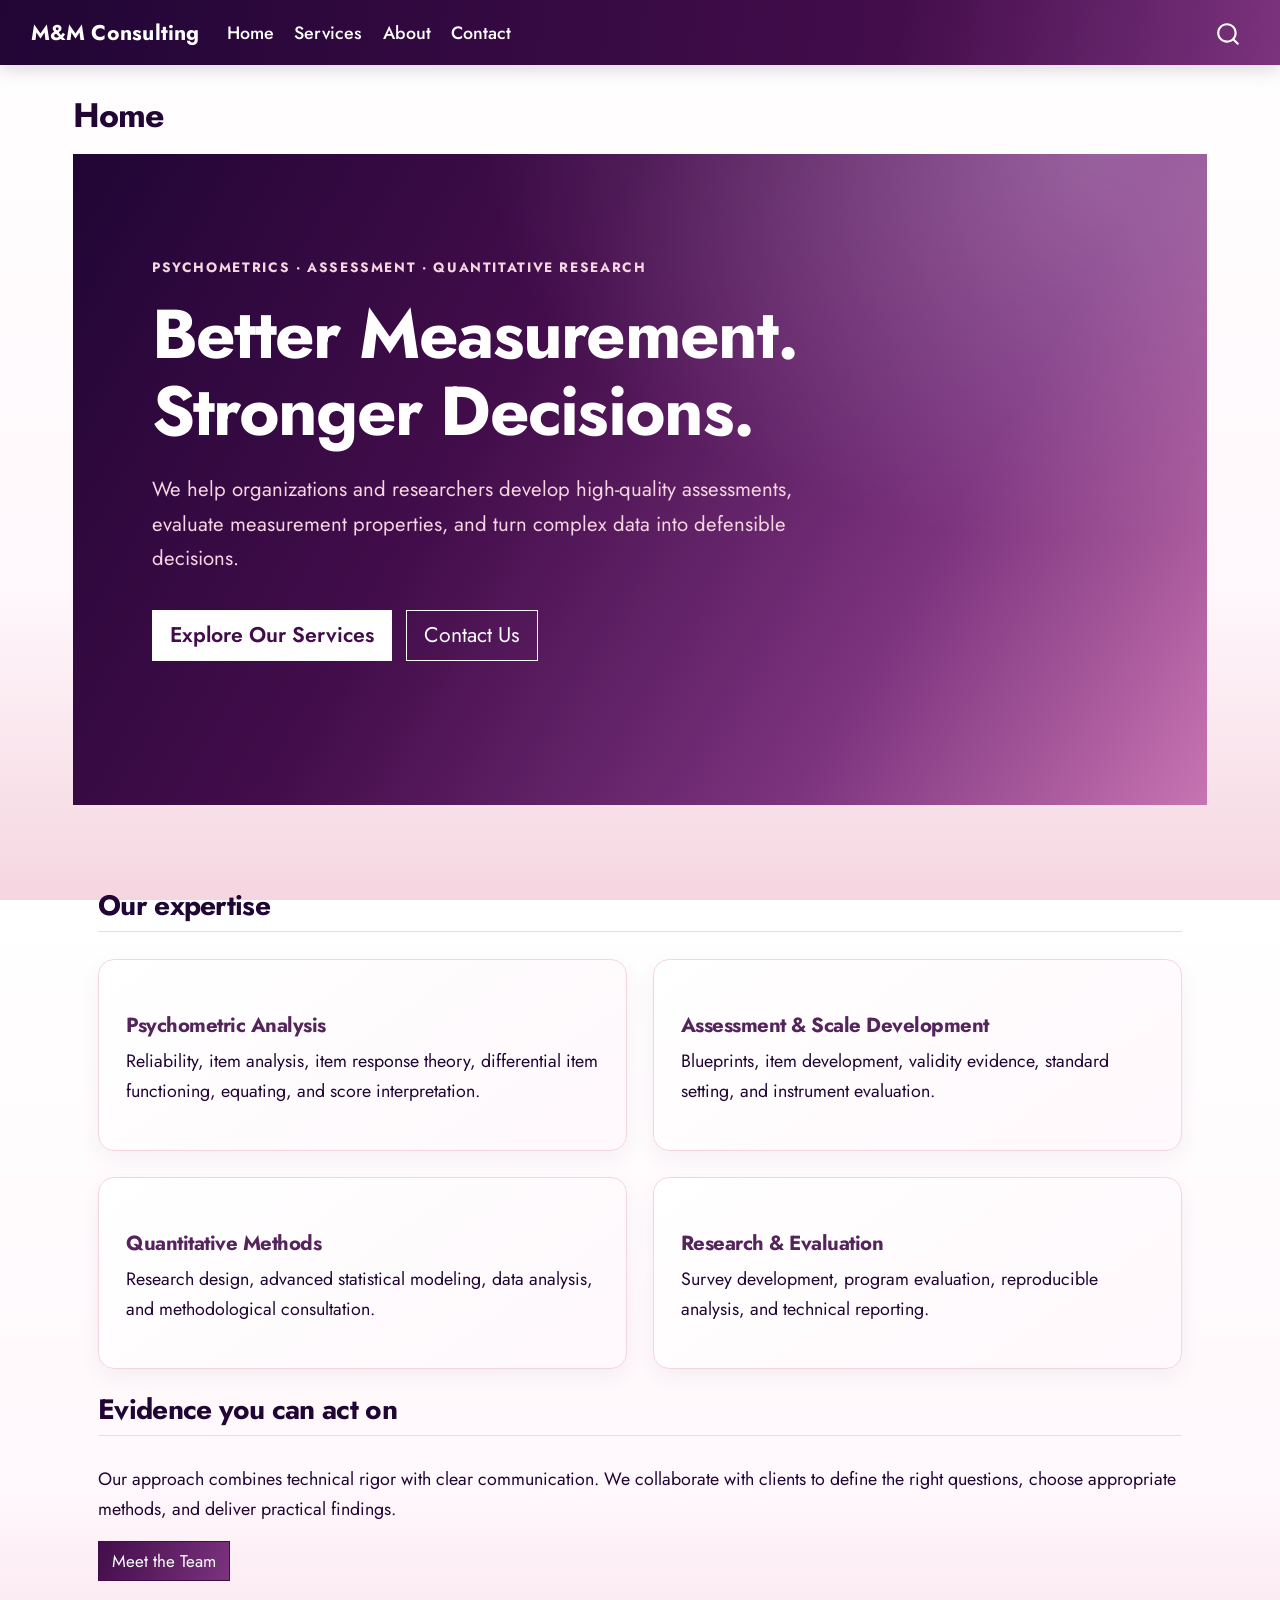
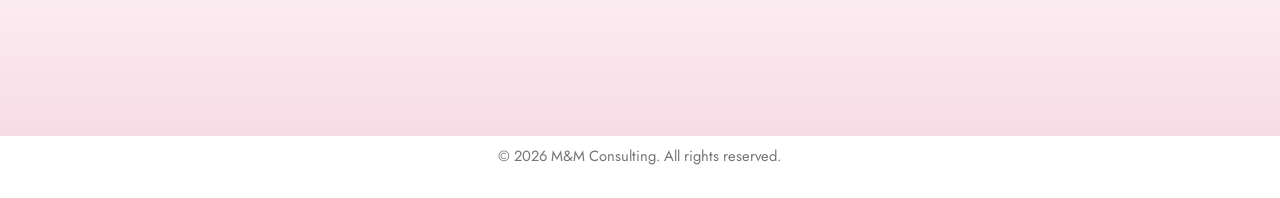
<file: docs/index.html>
<!DOCTYPE html>
<html xmlns="http://www.w3.org/1999/xhtml" lang="en" xml:lang="en"><head>

<meta charset="utf-8">
<meta name="generator" content="quarto-1.8.26">

<meta name="viewport" content="width=device-width, initial-scale=1.0, user-scalable=yes">


<title>Home – M&amp;M Consulting</title>
<style>
code{white-space: pre-wrap;}
span.smallcaps{font-variant: small-caps;}
div.columns{display: flex; gap: min(4vw, 1.5em);}
div.column{flex: auto; overflow-x: auto;}
div.hanging-indent{margin-left: 1.5em; text-indent: -1.5em;}
ul.task-list{list-style: none;}
ul.task-list li input[type="checkbox"] {
  width: 0.8em;
  margin: 0 0.8em 0.2em -1em; /* quarto-specific, see https://github.com/quarto-dev/quarto-cli/issues/4556 */ 
  vertical-align: middle;
}
</style>


<script src="site_libs/quarto-nav/quarto-nav.js"></script>
<script src="site_libs/quarto-nav/headroom.min.js"></script>
<script src="site_libs/clipboard/clipboard.min.js"></script>
<script src="site_libs/quarto-search/autocomplete.umd.js"></script>
<script src="site_libs/quarto-search/fuse.min.js"></script>
<script src="site_libs/quarto-search/quarto-search.js"></script>
<meta name="quarto:offset" content="./">
<script src="site_libs/quarto-html/quarto.js" type="module"></script>
<script src="site_libs/quarto-html/tabsets/tabsets.js" type="module"></script>
<script src="site_libs/quarto-html/axe/axe-check.js" type="module"></script>
<script src="site_libs/quarto-html/popper.min.js"></script>
<script src="site_libs/quarto-html/tippy.umd.min.js"></script>
<script src="site_libs/quarto-html/anchor.min.js"></script>
<link href="site_libs/quarto-html/tippy.css" rel="stylesheet">
<link href="site_libs/quarto-html/quarto-syntax-highlighting-587c61ba64f3a5504c4d52d930310e48.css" rel="stylesheet" id="quarto-text-highlighting-styles">
<script src="site_libs/bootstrap/bootstrap.min.js"></script>
<link href="site_libs/bootstrap/bootstrap-icons.css" rel="stylesheet">
<link href="site_libs/bootstrap/bootstrap-5388aee90762ef2c2771c17ce55a7435.min.css" rel="stylesheet" append-hash="true" id="quarto-bootstrap" data-mode="light">
<script id="quarto-search-options" type="application/json">{
  "location": "navbar",
  "copy-button": false,
  "collapse-after": 3,
  "panel-placement": "end",
  "type": "overlay",
  "limit": 50,
  "keyboard-shortcut": [
    "f",
    "/",
    "s"
  ],
  "show-item-context": false,
  "language": {
    "search-no-results-text": "No results",
    "search-matching-documents-text": "matching documents",
    "search-copy-link-title": "Copy link to search",
    "search-hide-matches-text": "Hide additional matches",
    "search-more-match-text": "more match in this document",
    "search-more-matches-text": "more matches in this document",
    "search-clear-button-title": "Clear",
    "search-text-placeholder": "",
    "search-detached-cancel-button-title": "Cancel",
    "search-submit-button-title": "Submit",
    "search-label": "Search"
  }
}</script>
<style>html{ scroll-behavior: smooth; }</style>


<link rel="stylesheet" href="styles.css">
</head>

<body class="nav-fixed quarto-light">

<div id="quarto-search-results"></div>
  <header id="quarto-header" class="headroom fixed-top">
    <nav class="navbar navbar-expand-lg " data-bs-theme="dark">
      <div class="navbar-container container-fluid">
      <div class="navbar-brand-container mx-auto">
    <a class="navbar-brand" href="./index.html">
    <span class="navbar-title">M&amp;M Consulting</span>
    </a>
  </div>
            <div id="quarto-search" class="" title="Search"></div>
          <button class="navbar-toggler" type="button" data-bs-toggle="collapse" data-bs-target="#navbarCollapse" aria-controls="navbarCollapse" role="menu" aria-expanded="false" aria-label="Toggle navigation" onclick="if (window.quartoToggleHeadroom) { window.quartoToggleHeadroom(); }">
  <span class="navbar-toggler-icon"></span>
</button>
          <div class="collapse navbar-collapse" id="navbarCollapse">
            <ul class="navbar-nav navbar-nav-scroll me-auto">
  <li class="nav-item">
    <a class="nav-link active" href="./index.html" aria-current="page"> 
<span class="menu-text">Home</span></a>
  </li>  
  <li class="nav-item">
    <a class="nav-link" href="./services.html"> 
<span class="menu-text">Services</span></a>
  </li>  
  <li class="nav-item">
    <a class="nav-link" href="./about.html"> 
<span class="menu-text">About</span></a>
  </li>  
  <li class="nav-item">
    <a class="nav-link" href="./contact.html"> 
<span class="menu-text">Contact</span></a>
  </li>  
</ul>
          </div> <!-- /navcollapse -->
            <div class="quarto-navbar-tools">
</div>
      </div> <!-- /container-fluid -->
    </nav>
</header>
<!-- content -->
<div id="quarto-content" class="quarto-container page-columns page-rows-contents page-layout-full page-navbar">
<!-- sidebar -->
<!-- margin-sidebar -->
    
<!-- main -->
<main class="content column-page" id="quarto-document-content">

<header id="title-block-header" class="quarto-title-block default">
<div class="quarto-title">
<h1 class="title">Home</h1>
</div>



<div class="quarto-title-meta column-page">

    
  
    
  </div>
  


</header>


<div class="hero">
<div class="eyebrow">
PSYCHOMETRICS · ASSESSMENT · QUANTITATIVE RESEARCH
</div>
<section id="better-measurement.-stronger-decisions." class="level1">
<h1>Better Measurement. Stronger Decisions.</h1>
<p>We help organizations and researchers develop high-quality assessments, evaluate measurement properties, and turn complex data into defensible decisions.</p>
<p><a href="./services.html" class="btn btn-light btn-lg">Explore Our Services</a> <a href="./contact.html" class="btn btn-outline-light btn-lg">Contact Us</a></p>
</section>
</div>
<div class="content-wrap">
<section id="our-expertise" class="level2">
<h2 class="anchored" data-anchor-id="our-expertise">Our expertise</h2>
<div class="grid">
<div class="g-col-12 g-col-md-6">
<section id="psychometric-analysis" class="level3 service-card">
<h3 class="anchored" data-anchor-id="psychometric-analysis">Psychometric Analysis</h3>
<p>Reliability, item analysis, item response theory, differential item functioning, equating, and score interpretation.</p>
</section>
</div>
<div class="g-col-12 g-col-md-6">
<section id="assessment-scale-development" class="level3 service-card">
<h3 class="anchored" data-anchor-id="assessment-scale-development">Assessment &amp; Scale Development</h3>
<p>Blueprints, item development, validity evidence, standard setting, and instrument evaluation.</p>
</section>
</div>
<div class="g-col-12 g-col-md-6">
<section id="quantitative-methods" class="level3 service-card">
<h3 class="anchored" data-anchor-id="quantitative-methods">Quantitative Methods</h3>
<p>Research design, advanced statistical modeling, data analysis, and methodological consultation.</p>
</section>
</div>
<div class="g-col-12 g-col-md-6">
<section id="research-evaluation" class="level3 service-card">
<h3 class="anchored" data-anchor-id="research-evaluation">Research &amp; Evaluation</h3>
<p>Survey development, program evaluation, reproducible analysis, and technical reporting.</p>
</section>
</div>
</div>
</section>
<section id="evidence-you-can-act-on" class="level2">
<h2 class="anchored" data-anchor-id="evidence-you-can-act-on">Evidence you can act on</h2>
<p>Our approach combines technical rigor with clear communication. We collaborate with clients to define the right questions, choose appropriate methods, and deliver practical findings.</p>
<p><a href="./about.html" class="btn btn-primary">Meet the Team</a></p>
</section>
</div>



</main> <!-- /main -->
<script id="quarto-html-after-body" type="application/javascript">
  window.document.addEventListener("DOMContentLoaded", function (event) {
    const icon = "";
    const anchorJS = new window.AnchorJS();
    anchorJS.options = {
      placement: 'right',
      icon: icon
    };
    anchorJS.add('.anchored');
    const isCodeAnnotation = (el) => {
      for (const clz of el.classList) {
        if (clz.startsWith('code-annotation-')) {                     
          return true;
        }
      }
      return false;
    }
    const onCopySuccess = function(e) {
      // button target
      const button = e.trigger;
      // don't keep focus
      button.blur();
      // flash "checked"
      button.classList.add('code-copy-button-checked');
      var currentTitle = button.getAttribute("title");
      button.setAttribute("title", "Copied!");
      let tooltip;
      if (window.bootstrap) {
        button.setAttribute("data-bs-toggle", "tooltip");
        button.setAttribute("data-bs-placement", "left");
        button.setAttribute("data-bs-title", "Copied!");
        tooltip = new bootstrap.Tooltip(button, 
          { trigger: "manual", 
            customClass: "code-copy-button-tooltip",
            offset: [0, -8]});
        tooltip.show();    
      }
      setTimeout(function() {
        if (tooltip) {
          tooltip.hide();
          button.removeAttribute("data-bs-title");
          button.removeAttribute("data-bs-toggle");
          button.removeAttribute("data-bs-placement");
        }
        button.setAttribute("title", currentTitle);
        button.classList.remove('code-copy-button-checked');
      }, 1000);
      // clear code selection
      e.clearSelection();
    }
    const getTextToCopy = function(trigger) {
      const outerScaffold = trigger.parentElement.cloneNode(true);
      const codeEl = outerScaffold.querySelector('code');
      for (const childEl of codeEl.children) {
        if (isCodeAnnotation(childEl)) {
          childEl.remove();
        }
      }
      return codeEl.innerText;
    }
    const clipboard = new window.ClipboardJS('.code-copy-button:not([data-in-quarto-modal])', {
      text: getTextToCopy
    });
    clipboard.on('success', onCopySuccess);
    if (window.document.getElementById('quarto-embedded-source-code-modal')) {
      const clipboardModal = new window.ClipboardJS('.code-copy-button[data-in-quarto-modal]', {
        text: getTextToCopy,
        container: window.document.getElementById('quarto-embedded-source-code-modal')
      });
      clipboardModal.on('success', onCopySuccess);
    }
      var localhostRegex = new RegExp(/^(?:http|https):\/\/localhost\:?[0-9]*\//);
      var mailtoRegex = new RegExp(/^mailto:/);
        var filterRegex = new RegExp('/' + window.location.host + '/');
      var isInternal = (href) => {
          return filterRegex.test(href) || localhostRegex.test(href) || mailtoRegex.test(href);
      }
      // Inspect non-navigation links and adorn them if external
     var links = window.document.querySelectorAll('a[href]:not(.nav-link):not(.navbar-brand):not(.toc-action):not(.sidebar-link):not(.sidebar-item-toggle):not(.pagination-link):not(.no-external):not([aria-hidden]):not(.dropdown-item):not(.quarto-navigation-tool):not(.about-link)');
      for (var i=0; i<links.length; i++) {
        const link = links[i];
        if (!isInternal(link.href)) {
          // undo the damage that might have been done by quarto-nav.js in the case of
          // links that we want to consider external
          if (link.dataset.originalHref !== undefined) {
            link.href = link.dataset.originalHref;
          }
        }
      }
    function tippyHover(el, contentFn, onTriggerFn, onUntriggerFn) {
      const config = {
        allowHTML: true,
        maxWidth: 500,
        delay: 100,
        arrow: false,
        appendTo: function(el) {
            return el.parentElement;
        },
        interactive: true,
        interactiveBorder: 10,
        theme: 'quarto',
        placement: 'bottom-start',
      };
      if (contentFn) {
        config.content = contentFn;
      }
      if (onTriggerFn) {
        config.onTrigger = onTriggerFn;
      }
      if (onUntriggerFn) {
        config.onUntrigger = onUntriggerFn;
      }
      window.tippy(el, config); 
    }
    const noterefs = window.document.querySelectorAll('a[role="doc-noteref"]');
    for (var i=0; i<noterefs.length; i++) {
      const ref = noterefs[i];
      tippyHover(ref, function() {
        // use id or data attribute instead here
        let href = ref.getAttribute('data-footnote-href') || ref.getAttribute('href');
        try { href = new URL(href).hash; } catch {}
        const id = href.replace(/^#\/?/, "");
        const note = window.document.getElementById(id);
        if (note) {
          return note.innerHTML;
        } else {
          return "";
        }
      });
    }
    const xrefs = window.document.querySelectorAll('a.quarto-xref');
    const processXRef = (id, note) => {
      // Strip column container classes
      const stripColumnClz = (el) => {
        el.classList.remove("page-full", "page-columns");
        if (el.children) {
          for (const child of el.children) {
            stripColumnClz(child);
          }
        }
      }
      stripColumnClz(note)
      if (id === null || id.startsWith('sec-')) {
        // Special case sections, only their first couple elements
        const container = document.createElement("div");
        if (note.children && note.children.length > 2) {
          container.appendChild(note.children[0].cloneNode(true));
          for (let i = 1; i < note.children.length; i++) {
            const child = note.children[i];
            if (child.tagName === "P" && child.innerText === "") {
              continue;
            } else {
              container.appendChild(child.cloneNode(true));
              break;
            }
          }
          if (window.Quarto?.typesetMath) {
            window.Quarto.typesetMath(container);
          }
          return container.innerHTML
        } else {
          if (window.Quarto?.typesetMath) {
            window.Quarto.typesetMath(note);
          }
          return note.innerHTML;
        }
      } else {
        // Remove any anchor links if they are present
        const anchorLink = note.querySelector('a.anchorjs-link');
        if (anchorLink) {
          anchorLink.remove();
        }
        if (window.Quarto?.typesetMath) {
          window.Quarto.typesetMath(note);
        }
        if (note.classList.contains("callout")) {
          return note.outerHTML;
        } else {
          return note.innerHTML;
        }
      }
    }
    for (var i=0; i<xrefs.length; i++) {
      const xref = xrefs[i];
      tippyHover(xref, undefined, function(instance) {
        instance.disable();
        let url = xref.getAttribute('href');
        let hash = undefined; 
        if (url.startsWith('#')) {
          hash = url;
        } else {
          try { hash = new URL(url).hash; } catch {}
        }
        if (hash) {
          const id = hash.replace(/^#\/?/, "");
          const note = window.document.getElementById(id);
          if (note !== null) {
            try {
              const html = processXRef(id, note.cloneNode(true));
              instance.setContent(html);
            } finally {
              instance.enable();
              instance.show();
            }
          } else {
            // See if we can fetch this
            fetch(url.split('#')[0])
            .then(res => res.text())
            .then(html => {
              const parser = new DOMParser();
              const htmlDoc = parser.parseFromString(html, "text/html");
              const note = htmlDoc.getElementById(id);
              if (note !== null) {
                const html = processXRef(id, note);
                instance.setContent(html);
              } 
            }).finally(() => {
              instance.enable();
              instance.show();
            });
          }
        } else {
          // See if we can fetch a full url (with no hash to target)
          // This is a special case and we should probably do some content thinning / targeting
          fetch(url)
          .then(res => res.text())
          .then(html => {
            const parser = new DOMParser();
            const htmlDoc = parser.parseFromString(html, "text/html");
            const note = htmlDoc.querySelector('main.content');
            if (note !== null) {
              // This should only happen for chapter cross references
              // (since there is no id in the URL)
              // remove the first header
              if (note.children.length > 0 && note.children[0].tagName === "HEADER") {
                note.children[0].remove();
              }
              const html = processXRef(null, note);
              instance.setContent(html);
            } 
          }).finally(() => {
            instance.enable();
            instance.show();
          });
        }
      }, function(instance) {
      });
    }
        let selectedAnnoteEl;
        const selectorForAnnotation = ( cell, annotation) => {
          let cellAttr = 'data-code-cell="' + cell + '"';
          let lineAttr = 'data-code-annotation="' +  annotation + '"';
          const selector = 'span[' + cellAttr + '][' + lineAttr + ']';
          return selector;
        }
        const selectCodeLines = (annoteEl) => {
          const doc = window.document;
          const targetCell = annoteEl.getAttribute("data-target-cell");
          const targetAnnotation = annoteEl.getAttribute("data-target-annotation");
          const annoteSpan = window.document.querySelector(selectorForAnnotation(targetCell, targetAnnotation));
          const lines = annoteSpan.getAttribute("data-code-lines").split(",");
          const lineIds = lines.map((line) => {
            return targetCell + "-" + line;
          })
          let top = null;
          let height = null;
          let parent = null;
          if (lineIds.length > 0) {
              //compute the position of the single el (top and bottom and make a div)
              const el = window.document.getElementById(lineIds[0]);
              top = el.offsetTop;
              height = el.offsetHeight;
              parent = el.parentElement.parentElement;
            if (lineIds.length > 1) {
              const lastEl = window.document.getElementById(lineIds[lineIds.length - 1]);
              const bottom = lastEl.offsetTop + lastEl.offsetHeight;
              height = bottom - top;
            }
            if (top !== null && height !== null && parent !== null) {
              // cook up a div (if necessary) and position it 
              let div = window.document.getElementById("code-annotation-line-highlight");
              if (div === null) {
                div = window.document.createElement("div");
                div.setAttribute("id", "code-annotation-line-highlight");
                div.style.position = 'absolute';
                parent.appendChild(div);
              }
              div.style.top = top - 2 + "px";
              div.style.height = height + 4 + "px";
              div.style.left = 0;
              let gutterDiv = window.document.getElementById("code-annotation-line-highlight-gutter");
              if (gutterDiv === null) {
                gutterDiv = window.document.createElement("div");
                gutterDiv.setAttribute("id", "code-annotation-line-highlight-gutter");
                gutterDiv.style.position = 'absolute';
                const codeCell = window.document.getElementById(targetCell);
                const gutter = codeCell.querySelector('.code-annotation-gutter');
                gutter.appendChild(gutterDiv);
              }
              gutterDiv.style.top = top - 2 + "px";
              gutterDiv.style.height = height + 4 + "px";
            }
            selectedAnnoteEl = annoteEl;
          }
        };
        const unselectCodeLines = () => {
          const elementsIds = ["code-annotation-line-highlight", "code-annotation-line-highlight-gutter"];
          elementsIds.forEach((elId) => {
            const div = window.document.getElementById(elId);
            if (div) {
              div.remove();
            }
          });
          selectedAnnoteEl = undefined;
        };
          // Handle positioning of the toggle
      window.addEventListener(
        "resize",
        throttle(() => {
          elRect = undefined;
          if (selectedAnnoteEl) {
            selectCodeLines(selectedAnnoteEl);
          }
        }, 10)
      );
      function throttle(fn, ms) {
      let throttle = false;
      let timer;
        return (...args) => {
          if(!throttle) { // first call gets through
              fn.apply(this, args);
              throttle = true;
          } else { // all the others get throttled
              if(timer) clearTimeout(timer); // cancel #2
              timer = setTimeout(() => {
                fn.apply(this, args);
                timer = throttle = false;
              }, ms);
          }
        };
      }
        // Attach click handler to the DT
        const annoteDls = window.document.querySelectorAll('dt[data-target-cell]');
        for (const annoteDlNode of annoteDls) {
          annoteDlNode.addEventListener('click', (event) => {
            const clickedEl = event.target;
            if (clickedEl !== selectedAnnoteEl) {
              unselectCodeLines();
              const activeEl = window.document.querySelector('dt[data-target-cell].code-annotation-active');
              if (activeEl) {
                activeEl.classList.remove('code-annotation-active');
              }
              selectCodeLines(clickedEl);
              clickedEl.classList.add('code-annotation-active');
            } else {
              // Unselect the line
              unselectCodeLines();
              clickedEl.classList.remove('code-annotation-active');
            }
          });
        }
    const findCites = (el) => {
      const parentEl = el.parentElement;
      if (parentEl) {
        const cites = parentEl.dataset.cites;
        if (cites) {
          return {
            el,
            cites: cites.split(' ')
          };
        } else {
          return findCites(el.parentElement)
        }
      } else {
        return undefined;
      }
    };
    var bibliorefs = window.document.querySelectorAll('a[role="doc-biblioref"]');
    for (var i=0; i<bibliorefs.length; i++) {
      const ref = bibliorefs[i];
      const citeInfo = findCites(ref);
      if (citeInfo) {
        tippyHover(citeInfo.el, function() {
          var popup = window.document.createElement('div');
          citeInfo.cites.forEach(function(cite) {
            var citeDiv = window.document.createElement('div');
            citeDiv.classList.add('hanging-indent');
            citeDiv.classList.add('csl-entry');
            var biblioDiv = window.document.getElementById('ref-' + cite);
            if (biblioDiv) {
              citeDiv.innerHTML = biblioDiv.innerHTML;
            }
            popup.appendChild(citeDiv);
          });
          return popup.innerHTML;
        });
      }
    }
  });
  </script>
</div> <!-- /content -->
<footer class="footer">
  <div class="nav-footer">
    <div class="nav-footer-left">
      &nbsp;
    </div>   
    <div class="nav-footer-center">
<p>© 2026 M&amp;M Consulting. All rights reserved.</p>
</div>
    <div class="nav-footer-right">
      &nbsp;
    </div>
  </div>
</footer>




<script src="site_libs/quarto-html/zenscroll-min.js"></script>
</body></html>
</file>
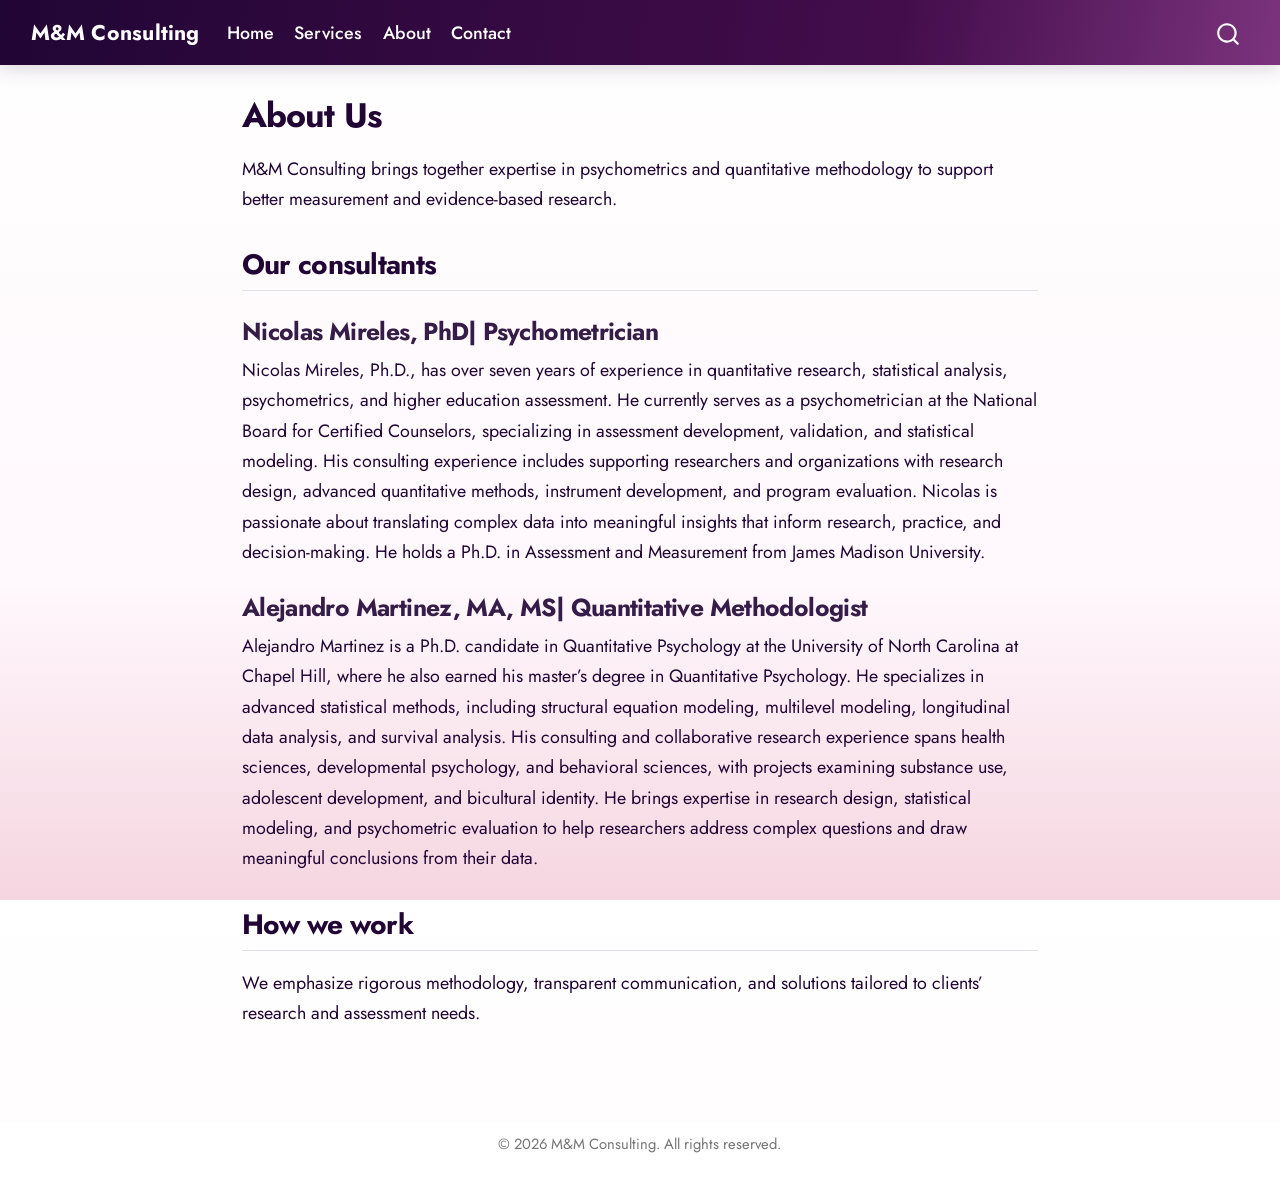
<file: docs/about.html>
<!DOCTYPE html>
<html xmlns="http://www.w3.org/1999/xhtml" lang="en" xml:lang="en"><head>

<meta charset="utf-8">
<meta name="generator" content="quarto-1.8.26">

<meta name="viewport" content="width=device-width, initial-scale=1.0, user-scalable=yes">


<title>About Us – M&amp;M Consulting</title>
<style>
code{white-space: pre-wrap;}
span.smallcaps{font-variant: small-caps;}
div.columns{display: flex; gap: min(4vw, 1.5em);}
div.column{flex: auto; overflow-x: auto;}
div.hanging-indent{margin-left: 1.5em; text-indent: -1.5em;}
ul.task-list{list-style: none;}
ul.task-list li input[type="checkbox"] {
  width: 0.8em;
  margin: 0 0.8em 0.2em -1em; /* quarto-specific, see https://github.com/quarto-dev/quarto-cli/issues/4556 */ 
  vertical-align: middle;
}
</style>


<script src="site_libs/quarto-nav/quarto-nav.js"></script>
<script src="site_libs/quarto-nav/headroom.min.js"></script>
<script src="site_libs/clipboard/clipboard.min.js"></script>
<script src="site_libs/quarto-search/autocomplete.umd.js"></script>
<script src="site_libs/quarto-search/fuse.min.js"></script>
<script src="site_libs/quarto-search/quarto-search.js"></script>
<meta name="quarto:offset" content="./">
<script src="site_libs/quarto-html/quarto.js" type="module"></script>
<script src="site_libs/quarto-html/tabsets/tabsets.js" type="module"></script>
<script src="site_libs/quarto-html/axe/axe-check.js" type="module"></script>
<script src="site_libs/quarto-html/popper.min.js"></script>
<script src="site_libs/quarto-html/tippy.umd.min.js"></script>
<script src="site_libs/quarto-html/anchor.min.js"></script>
<link href="site_libs/quarto-html/tippy.css" rel="stylesheet">
<link href="site_libs/quarto-html/quarto-syntax-highlighting-587c61ba64f3a5504c4d52d930310e48.css" rel="stylesheet" id="quarto-text-highlighting-styles">
<script src="site_libs/bootstrap/bootstrap.min.js"></script>
<link href="site_libs/bootstrap/bootstrap-icons.css" rel="stylesheet">
<link href="site_libs/bootstrap/bootstrap-5388aee90762ef2c2771c17ce55a7435.min.css" rel="stylesheet" append-hash="true" id="quarto-bootstrap" data-mode="light">
<script id="quarto-search-options" type="application/json">{
  "location": "navbar",
  "copy-button": false,
  "collapse-after": 3,
  "panel-placement": "end",
  "type": "overlay",
  "limit": 50,
  "keyboard-shortcut": [
    "f",
    "/",
    "s"
  ],
  "show-item-context": false,
  "language": {
    "search-no-results-text": "No results",
    "search-matching-documents-text": "matching documents",
    "search-copy-link-title": "Copy link to search",
    "search-hide-matches-text": "Hide additional matches",
    "search-more-match-text": "more match in this document",
    "search-more-matches-text": "more matches in this document",
    "search-clear-button-title": "Clear",
    "search-text-placeholder": "",
    "search-detached-cancel-button-title": "Cancel",
    "search-submit-button-title": "Submit",
    "search-label": "Search"
  }
}</script>
<style>html{ scroll-behavior: smooth; }</style>


<link rel="stylesheet" href="styles.css">
</head>

<body class="nav-fixed fullcontent quarto-light">

<div id="quarto-search-results"></div>
  <header id="quarto-header" class="headroom fixed-top">
    <nav class="navbar navbar-expand-lg " data-bs-theme="dark">
      <div class="navbar-container container-fluid">
      <div class="navbar-brand-container mx-auto">
    <a class="navbar-brand" href="./index.html">
    <span class="navbar-title">M&amp;M Consulting</span>
    </a>
  </div>
            <div id="quarto-search" class="" title="Search"></div>
          <button class="navbar-toggler" type="button" data-bs-toggle="collapse" data-bs-target="#navbarCollapse" aria-controls="navbarCollapse" role="menu" aria-expanded="false" aria-label="Toggle navigation" onclick="if (window.quartoToggleHeadroom) { window.quartoToggleHeadroom(); }">
  <span class="navbar-toggler-icon"></span>
</button>
          <div class="collapse navbar-collapse" id="navbarCollapse">
            <ul class="navbar-nav navbar-nav-scroll me-auto">
  <li class="nav-item">
    <a class="nav-link" href="./index.html"> 
<span class="menu-text">Home</span></a>
  </li>  
  <li class="nav-item">
    <a class="nav-link" href="./services.html"> 
<span class="menu-text">Services</span></a>
  </li>  
  <li class="nav-item">
    <a class="nav-link active" href="./about.html" aria-current="page"> 
<span class="menu-text">About</span></a>
  </li>  
  <li class="nav-item">
    <a class="nav-link" href="./contact.html"> 
<span class="menu-text">Contact</span></a>
  </li>  
</ul>
          </div> <!-- /navcollapse -->
            <div class="quarto-navbar-tools">
</div>
      </div> <!-- /container-fluid -->
    </nav>
</header>
<!-- content -->
<div id="quarto-content" class="quarto-container page-columns page-rows-contents page-layout-article page-navbar">
<!-- sidebar -->
<!-- margin-sidebar -->
    
<!-- main -->
<main class="content" id="quarto-document-content">

<header id="title-block-header" class="quarto-title-block default">
<div class="quarto-title">
<h1 class="title">About Us</h1>
</div>



<div class="quarto-title-meta">

    
  
    
  </div>
  


</header>


<p>M&amp;M Consulting brings together expertise in psychometrics and quantitative methodology to support better measurement and evidence-based research.</p>
<section id="our-consultants" class="level2">
<h2 class="anchored" data-anchor-id="our-consultants">Our consultants</h2>
<section id="nicolas-mireles-phd-psychometrician" class="level3">
<h3 class="anchored" data-anchor-id="nicolas-mireles-phd-psychometrician">Nicolas Mireles, PhD| Psychometrician</h3>
<p>Nicolas Mireles, Ph.D., has over seven years of experience in quantitative research, statistical analysis, psychometrics, and higher education assessment. He currently serves as a psychometrician at the National Board for Certified Counselors, specializing in assessment development, validation, and statistical modeling. His consulting experience includes supporting researchers and organizations with research design, advanced quantitative methods, instrument development, and program evaluation. Nicolas is passionate about translating complex data into meaningful insights that inform research, practice, and decision-making. He holds a Ph.D.&nbsp;in Assessment and Measurement from James Madison University.</p>
</section>
<section id="alejandro-martinez-ma-ms-quantitative-methodologist" class="level3">
<h3 class="anchored" data-anchor-id="alejandro-martinez-ma-ms-quantitative-methodologist">Alejandro Martinez, MA, MS| Quantitative Methodologist</h3>
<p>Alejandro Martinez is a Ph.D.&nbsp;candidate in Quantitative Psychology at the University of North Carolina at Chapel Hill, where he also earned his master’s degree in Quantitative Psychology. He specializes in advanced statistical methods, including structural equation modeling, multilevel modeling, longitudinal data analysis, and survival analysis. His consulting and collaborative research experience spans health sciences, developmental psychology, and behavioral sciences, with projects examining substance use, adolescent development, and bicultural identity. He brings expertise in research design, statistical modeling, and psychometric evaluation to help researchers address complex questions and draw meaningful conclusions from their data.</p>
</section>
</section>
<section id="how-we-work" class="level2">
<h2 class="anchored" data-anchor-id="how-we-work">How we work</h2>
<p>We emphasize rigorous methodology, transparent communication, and solutions tailored to clients’ research and assessment needs.</p>


</section>

</main> <!-- /main -->
<script id="quarto-html-after-body" type="application/javascript">
  window.document.addEventListener("DOMContentLoaded", function (event) {
    const icon = "";
    const anchorJS = new window.AnchorJS();
    anchorJS.options = {
      placement: 'right',
      icon: icon
    };
    anchorJS.add('.anchored');
    const isCodeAnnotation = (el) => {
      for (const clz of el.classList) {
        if (clz.startsWith('code-annotation-')) {                     
          return true;
        }
      }
      return false;
    }
    const onCopySuccess = function(e) {
      // button target
      const button = e.trigger;
      // don't keep focus
      button.blur();
      // flash "checked"
      button.classList.add('code-copy-button-checked');
      var currentTitle = button.getAttribute("title");
      button.setAttribute("title", "Copied!");
      let tooltip;
      if (window.bootstrap) {
        button.setAttribute("data-bs-toggle", "tooltip");
        button.setAttribute("data-bs-placement", "left");
        button.setAttribute("data-bs-title", "Copied!");
        tooltip = new bootstrap.Tooltip(button, 
          { trigger: "manual", 
            customClass: "code-copy-button-tooltip",
            offset: [0, -8]});
        tooltip.show();    
      }
      setTimeout(function() {
        if (tooltip) {
          tooltip.hide();
          button.removeAttribute("data-bs-title");
          button.removeAttribute("data-bs-toggle");
          button.removeAttribute("data-bs-placement");
        }
        button.setAttribute("title", currentTitle);
        button.classList.remove('code-copy-button-checked');
      }, 1000);
      // clear code selection
      e.clearSelection();
    }
    const getTextToCopy = function(trigger) {
      const outerScaffold = trigger.parentElement.cloneNode(true);
      const codeEl = outerScaffold.querySelector('code');
      for (const childEl of codeEl.children) {
        if (isCodeAnnotation(childEl)) {
          childEl.remove();
        }
      }
      return codeEl.innerText;
    }
    const clipboard = new window.ClipboardJS('.code-copy-button:not([data-in-quarto-modal])', {
      text: getTextToCopy
    });
    clipboard.on('success', onCopySuccess);
    if (window.document.getElementById('quarto-embedded-source-code-modal')) {
      const clipboardModal = new window.ClipboardJS('.code-copy-button[data-in-quarto-modal]', {
        text: getTextToCopy,
        container: window.document.getElementById('quarto-embedded-source-code-modal')
      });
      clipboardModal.on('success', onCopySuccess);
    }
      var localhostRegex = new RegExp(/^(?:http|https):\/\/localhost\:?[0-9]*\//);
      var mailtoRegex = new RegExp(/^mailto:/);
        var filterRegex = new RegExp('/' + window.location.host + '/');
      var isInternal = (href) => {
          return filterRegex.test(href) || localhostRegex.test(href) || mailtoRegex.test(href);
      }
      // Inspect non-navigation links and adorn them if external
     var links = window.document.querySelectorAll('a[href]:not(.nav-link):not(.navbar-brand):not(.toc-action):not(.sidebar-link):not(.sidebar-item-toggle):not(.pagination-link):not(.no-external):not([aria-hidden]):not(.dropdown-item):not(.quarto-navigation-tool):not(.about-link)');
      for (var i=0; i<links.length; i++) {
        const link = links[i];
        if (!isInternal(link.href)) {
          // undo the damage that might have been done by quarto-nav.js in the case of
          // links that we want to consider external
          if (link.dataset.originalHref !== undefined) {
            link.href = link.dataset.originalHref;
          }
        }
      }
    function tippyHover(el, contentFn, onTriggerFn, onUntriggerFn) {
      const config = {
        allowHTML: true,
        maxWidth: 500,
        delay: 100,
        arrow: false,
        appendTo: function(el) {
            return el.parentElement;
        },
        interactive: true,
        interactiveBorder: 10,
        theme: 'quarto',
        placement: 'bottom-start',
      };
      if (contentFn) {
        config.content = contentFn;
      }
      if (onTriggerFn) {
        config.onTrigger = onTriggerFn;
      }
      if (onUntriggerFn) {
        config.onUntrigger = onUntriggerFn;
      }
      window.tippy(el, config); 
    }
    const noterefs = window.document.querySelectorAll('a[role="doc-noteref"]');
    for (var i=0; i<noterefs.length; i++) {
      const ref = noterefs[i];
      tippyHover(ref, function() {
        // use id or data attribute instead here
        let href = ref.getAttribute('data-footnote-href') || ref.getAttribute('href');
        try { href = new URL(href).hash; } catch {}
        const id = href.replace(/^#\/?/, "");
        const note = window.document.getElementById(id);
        if (note) {
          return note.innerHTML;
        } else {
          return "";
        }
      });
    }
    const xrefs = window.document.querySelectorAll('a.quarto-xref');
    const processXRef = (id, note) => {
      // Strip column container classes
      const stripColumnClz = (el) => {
        el.classList.remove("page-full", "page-columns");
        if (el.children) {
          for (const child of el.children) {
            stripColumnClz(child);
          }
        }
      }
      stripColumnClz(note)
      if (id === null || id.startsWith('sec-')) {
        // Special case sections, only their first couple elements
        const container = document.createElement("div");
        if (note.children && note.children.length > 2) {
          container.appendChild(note.children[0].cloneNode(true));
          for (let i = 1; i < note.children.length; i++) {
            const child = note.children[i];
            if (child.tagName === "P" && child.innerText === "") {
              continue;
            } else {
              container.appendChild(child.cloneNode(true));
              break;
            }
          }
          if (window.Quarto?.typesetMath) {
            window.Quarto.typesetMath(container);
          }
          return container.innerHTML
        } else {
          if (window.Quarto?.typesetMath) {
            window.Quarto.typesetMath(note);
          }
          return note.innerHTML;
        }
      } else {
        // Remove any anchor links if they are present
        const anchorLink = note.querySelector('a.anchorjs-link');
        if (anchorLink) {
          anchorLink.remove();
        }
        if (window.Quarto?.typesetMath) {
          window.Quarto.typesetMath(note);
        }
        if (note.classList.contains("callout")) {
          return note.outerHTML;
        } else {
          return note.innerHTML;
        }
      }
    }
    for (var i=0; i<xrefs.length; i++) {
      const xref = xrefs[i];
      tippyHover(xref, undefined, function(instance) {
        instance.disable();
        let url = xref.getAttribute('href');
        let hash = undefined; 
        if (url.startsWith('#')) {
          hash = url;
        } else {
          try { hash = new URL(url).hash; } catch {}
        }
        if (hash) {
          const id = hash.replace(/^#\/?/, "");
          const note = window.document.getElementById(id);
          if (note !== null) {
            try {
              const html = processXRef(id, note.cloneNode(true));
              instance.setContent(html);
            } finally {
              instance.enable();
              instance.show();
            }
          } else {
            // See if we can fetch this
            fetch(url.split('#')[0])
            .then(res => res.text())
            .then(html => {
              const parser = new DOMParser();
              const htmlDoc = parser.parseFromString(html, "text/html");
              const note = htmlDoc.getElementById(id);
              if (note !== null) {
                const html = processXRef(id, note);
                instance.setContent(html);
              } 
            }).finally(() => {
              instance.enable();
              instance.show();
            });
          }
        } else {
          // See if we can fetch a full url (with no hash to target)
          // This is a special case and we should probably do some content thinning / targeting
          fetch(url)
          .then(res => res.text())
          .then(html => {
            const parser = new DOMParser();
            const htmlDoc = parser.parseFromString(html, "text/html");
            const note = htmlDoc.querySelector('main.content');
            if (note !== null) {
              // This should only happen for chapter cross references
              // (since there is no id in the URL)
              // remove the first header
              if (note.children.length > 0 && note.children[0].tagName === "HEADER") {
                note.children[0].remove();
              }
              const html = processXRef(null, note);
              instance.setContent(html);
            } 
          }).finally(() => {
            instance.enable();
            instance.show();
          });
        }
      }, function(instance) {
      });
    }
        let selectedAnnoteEl;
        const selectorForAnnotation = ( cell, annotation) => {
          let cellAttr = 'data-code-cell="' + cell + '"';
          let lineAttr = 'data-code-annotation="' +  annotation + '"';
          const selector = 'span[' + cellAttr + '][' + lineAttr + ']';
          return selector;
        }
        const selectCodeLines = (annoteEl) => {
          const doc = window.document;
          const targetCell = annoteEl.getAttribute("data-target-cell");
          const targetAnnotation = annoteEl.getAttribute("data-target-annotation");
          const annoteSpan = window.document.querySelector(selectorForAnnotation(targetCell, targetAnnotation));
          const lines = annoteSpan.getAttribute("data-code-lines").split(",");
          const lineIds = lines.map((line) => {
            return targetCell + "-" + line;
          })
          let top = null;
          let height = null;
          let parent = null;
          if (lineIds.length > 0) {
              //compute the position of the single el (top and bottom and make a div)
              const el = window.document.getElementById(lineIds[0]);
              top = el.offsetTop;
              height = el.offsetHeight;
              parent = el.parentElement.parentElement;
            if (lineIds.length > 1) {
              const lastEl = window.document.getElementById(lineIds[lineIds.length - 1]);
              const bottom = lastEl.offsetTop + lastEl.offsetHeight;
              height = bottom - top;
            }
            if (top !== null && height !== null && parent !== null) {
              // cook up a div (if necessary) and position it 
              let div = window.document.getElementById("code-annotation-line-highlight");
              if (div === null) {
                div = window.document.createElement("div");
                div.setAttribute("id", "code-annotation-line-highlight");
                div.style.position = 'absolute';
                parent.appendChild(div);
              }
              div.style.top = top - 2 + "px";
              div.style.height = height + 4 + "px";
              div.style.left = 0;
              let gutterDiv = window.document.getElementById("code-annotation-line-highlight-gutter");
              if (gutterDiv === null) {
                gutterDiv = window.document.createElement("div");
                gutterDiv.setAttribute("id", "code-annotation-line-highlight-gutter");
                gutterDiv.style.position = 'absolute';
                const codeCell = window.document.getElementById(targetCell);
                const gutter = codeCell.querySelector('.code-annotation-gutter');
                gutter.appendChild(gutterDiv);
              }
              gutterDiv.style.top = top - 2 + "px";
              gutterDiv.style.height = height + 4 + "px";
            }
            selectedAnnoteEl = annoteEl;
          }
        };
        const unselectCodeLines = () => {
          const elementsIds = ["code-annotation-line-highlight", "code-annotation-line-highlight-gutter"];
          elementsIds.forEach((elId) => {
            const div = window.document.getElementById(elId);
            if (div) {
              div.remove();
            }
          });
          selectedAnnoteEl = undefined;
        };
          // Handle positioning of the toggle
      window.addEventListener(
        "resize",
        throttle(() => {
          elRect = undefined;
          if (selectedAnnoteEl) {
            selectCodeLines(selectedAnnoteEl);
          }
        }, 10)
      );
      function throttle(fn, ms) {
      let throttle = false;
      let timer;
        return (...args) => {
          if(!throttle) { // first call gets through
              fn.apply(this, args);
              throttle = true;
          } else { // all the others get throttled
              if(timer) clearTimeout(timer); // cancel #2
              timer = setTimeout(() => {
                fn.apply(this, args);
                timer = throttle = false;
              }, ms);
          }
        };
      }
        // Attach click handler to the DT
        const annoteDls = window.document.querySelectorAll('dt[data-target-cell]');
        for (const annoteDlNode of annoteDls) {
          annoteDlNode.addEventListener('click', (event) => {
            const clickedEl = event.target;
            if (clickedEl !== selectedAnnoteEl) {
              unselectCodeLines();
              const activeEl = window.document.querySelector('dt[data-target-cell].code-annotation-active');
              if (activeEl) {
                activeEl.classList.remove('code-annotation-active');
              }
              selectCodeLines(clickedEl);
              clickedEl.classList.add('code-annotation-active');
            } else {
              // Unselect the line
              unselectCodeLines();
              clickedEl.classList.remove('code-annotation-active');
            }
          });
        }
    const findCites = (el) => {
      const parentEl = el.parentElement;
      if (parentEl) {
        const cites = parentEl.dataset.cites;
        if (cites) {
          return {
            el,
            cites: cites.split(' ')
          };
        } else {
          return findCites(el.parentElement)
        }
      } else {
        return undefined;
      }
    };
    var bibliorefs = window.document.querySelectorAll('a[role="doc-biblioref"]');
    for (var i=0; i<bibliorefs.length; i++) {
      const ref = bibliorefs[i];
      const citeInfo = findCites(ref);
      if (citeInfo) {
        tippyHover(citeInfo.el, function() {
          var popup = window.document.createElement('div');
          citeInfo.cites.forEach(function(cite) {
            var citeDiv = window.document.createElement('div');
            citeDiv.classList.add('hanging-indent');
            citeDiv.classList.add('csl-entry');
            var biblioDiv = window.document.getElementById('ref-' + cite);
            if (biblioDiv) {
              citeDiv.innerHTML = biblioDiv.innerHTML;
            }
            popup.appendChild(citeDiv);
          });
          return popup.innerHTML;
        });
      }
    }
  });
  </script>
</div> <!-- /content -->
<footer class="footer">
  <div class="nav-footer">
    <div class="nav-footer-left">
      &nbsp;
    </div>   
    <div class="nav-footer-center">
<p>© 2026 M&amp;M Consulting. All rights reserved.</p>
</div>
    <div class="nav-footer-right">
      &nbsp;
    </div>
  </div>
</footer>




<script src="site_libs/quarto-html/zenscroll-min.js"></script>
</body></html>
</file>
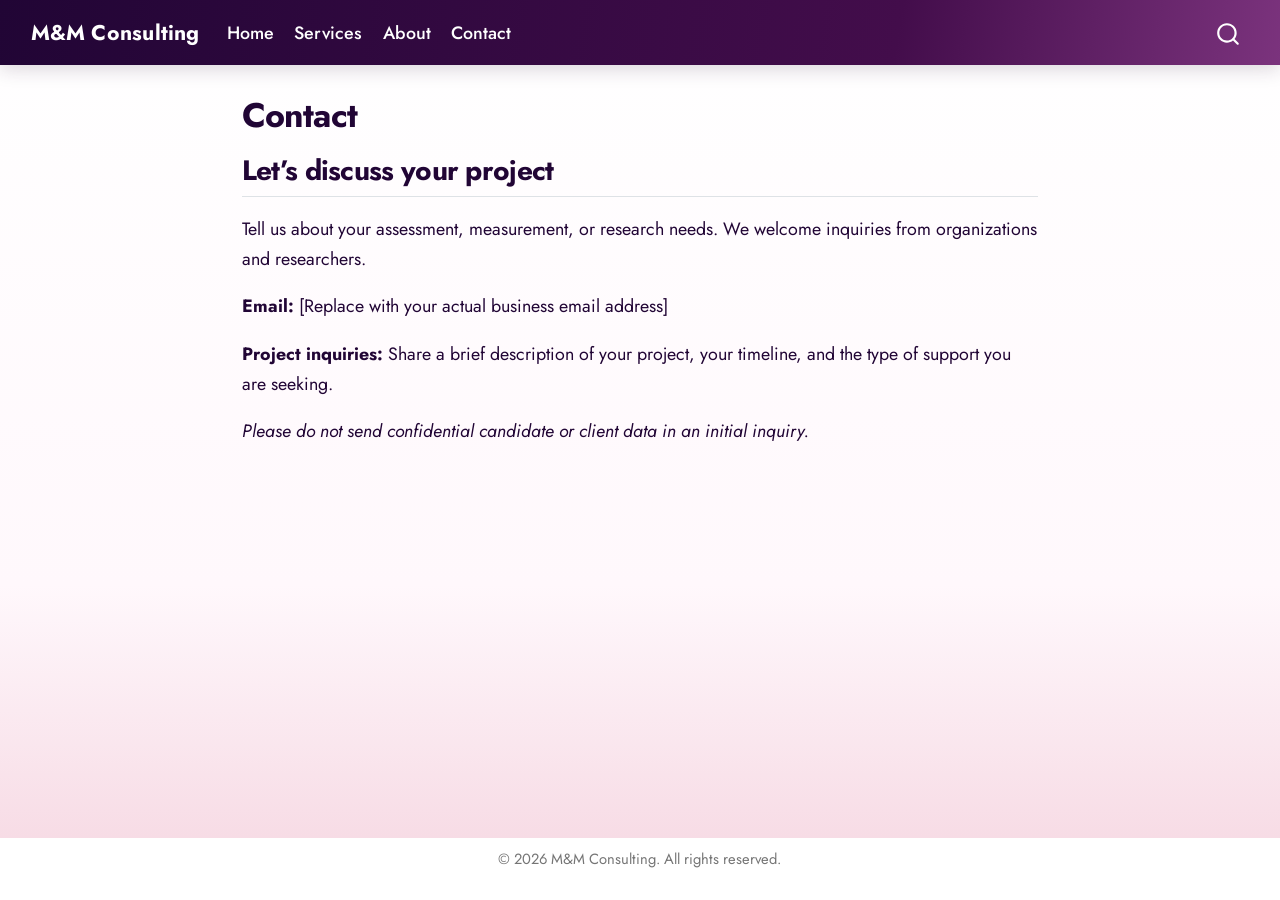
<file: docs/contact.html>
<!DOCTYPE html>
<html xmlns="http://www.w3.org/1999/xhtml" lang="en" xml:lang="en"><head>

<meta charset="utf-8">
<meta name="generator" content="quarto-1.8.26">

<meta name="viewport" content="width=device-width, initial-scale=1.0, user-scalable=yes">


<title>Contact – M&amp;M Consulting</title>
<style>
code{white-space: pre-wrap;}
span.smallcaps{font-variant: small-caps;}
div.columns{display: flex; gap: min(4vw, 1.5em);}
div.column{flex: auto; overflow-x: auto;}
div.hanging-indent{margin-left: 1.5em; text-indent: -1.5em;}
ul.task-list{list-style: none;}
ul.task-list li input[type="checkbox"] {
  width: 0.8em;
  margin: 0 0.8em 0.2em -1em; /* quarto-specific, see https://github.com/quarto-dev/quarto-cli/issues/4556 */ 
  vertical-align: middle;
}
</style>


<script src="site_libs/quarto-nav/quarto-nav.js"></script>
<script src="site_libs/quarto-nav/headroom.min.js"></script>
<script src="site_libs/clipboard/clipboard.min.js"></script>
<script src="site_libs/quarto-search/autocomplete.umd.js"></script>
<script src="site_libs/quarto-search/fuse.min.js"></script>
<script src="site_libs/quarto-search/quarto-search.js"></script>
<meta name="quarto:offset" content="./">
<script src="site_libs/quarto-html/quarto.js" type="module"></script>
<script src="site_libs/quarto-html/tabsets/tabsets.js" type="module"></script>
<script src="site_libs/quarto-html/axe/axe-check.js" type="module"></script>
<script src="site_libs/quarto-html/popper.min.js"></script>
<script src="site_libs/quarto-html/tippy.umd.min.js"></script>
<script src="site_libs/quarto-html/anchor.min.js"></script>
<link href="site_libs/quarto-html/tippy.css" rel="stylesheet">
<link href="site_libs/quarto-html/quarto-syntax-highlighting-587c61ba64f3a5504c4d52d930310e48.css" rel="stylesheet" id="quarto-text-highlighting-styles">
<script src="site_libs/bootstrap/bootstrap.min.js"></script>
<link href="site_libs/bootstrap/bootstrap-icons.css" rel="stylesheet">
<link href="site_libs/bootstrap/bootstrap-5388aee90762ef2c2771c17ce55a7435.min.css" rel="stylesheet" append-hash="true" id="quarto-bootstrap" data-mode="light">
<script id="quarto-search-options" type="application/json">{
  "location": "navbar",
  "copy-button": false,
  "collapse-after": 3,
  "panel-placement": "end",
  "type": "overlay",
  "limit": 50,
  "keyboard-shortcut": [
    "f",
    "/",
    "s"
  ],
  "show-item-context": false,
  "language": {
    "search-no-results-text": "No results",
    "search-matching-documents-text": "matching documents",
    "search-copy-link-title": "Copy link to search",
    "search-hide-matches-text": "Hide additional matches",
    "search-more-match-text": "more match in this document",
    "search-more-matches-text": "more matches in this document",
    "search-clear-button-title": "Clear",
    "search-text-placeholder": "",
    "search-detached-cancel-button-title": "Cancel",
    "search-submit-button-title": "Submit",
    "search-label": "Search"
  }
}</script>
<style>html{ scroll-behavior: smooth; }</style>


<link rel="stylesheet" href="styles.css">
</head>

<body class="nav-fixed fullcontent quarto-light">

<div id="quarto-search-results"></div>
  <header id="quarto-header" class="headroom fixed-top">
    <nav class="navbar navbar-expand-lg " data-bs-theme="dark">
      <div class="navbar-container container-fluid">
      <div class="navbar-brand-container mx-auto">
    <a class="navbar-brand" href="./index.html">
    <span class="navbar-title">M&amp;M Consulting</span>
    </a>
  </div>
            <div id="quarto-search" class="" title="Search"></div>
          <button class="navbar-toggler" type="button" data-bs-toggle="collapse" data-bs-target="#navbarCollapse" aria-controls="navbarCollapse" role="menu" aria-expanded="false" aria-label="Toggle navigation" onclick="if (window.quartoToggleHeadroom) { window.quartoToggleHeadroom(); }">
  <span class="navbar-toggler-icon"></span>
</button>
          <div class="collapse navbar-collapse" id="navbarCollapse">
            <ul class="navbar-nav navbar-nav-scroll me-auto">
  <li class="nav-item">
    <a class="nav-link" href="./index.html"> 
<span class="menu-text">Home</span></a>
  </li>  
  <li class="nav-item">
    <a class="nav-link" href="./services.html"> 
<span class="menu-text">Services</span></a>
  </li>  
  <li class="nav-item">
    <a class="nav-link" href="./about.html"> 
<span class="menu-text">About</span></a>
  </li>  
  <li class="nav-item">
    <a class="nav-link active" href="./contact.html" aria-current="page"> 
<span class="menu-text">Contact</span></a>
  </li>  
</ul>
          </div> <!-- /navcollapse -->
            <div class="quarto-navbar-tools">
</div>
      </div> <!-- /container-fluid -->
    </nav>
</header>
<!-- content -->
<div id="quarto-content" class="quarto-container page-columns page-rows-contents page-layout-article page-navbar">
<!-- sidebar -->
<!-- margin-sidebar -->
    
<!-- main -->
<main class="content" id="quarto-document-content">

<header id="title-block-header" class="quarto-title-block default">
<div class="quarto-title">
<h1 class="title">Contact</h1>
</div>



<div class="quarto-title-meta">

    
  
    
  </div>
  


</header>


<section id="lets-discuss-your-project" class="level2">
<h2 class="anchored" data-anchor-id="lets-discuss-your-project">Let’s discuss your project</h2>
<p>Tell us about your assessment, measurement, or research needs. We welcome inquiries from organizations and researchers.</p>
<p><strong>Email:</strong> [Replace with your actual business email address]</p>
<p><strong>Project inquiries:</strong> Share a brief description of your project, your timeline, and the type of support you are seeking.</p>
<p><em>Please do not send confidential candidate or client data in an initial inquiry.</em></p>


</section>

</main> <!-- /main -->
<script id="quarto-html-after-body" type="application/javascript">
  window.document.addEventListener("DOMContentLoaded", function (event) {
    const icon = "";
    const anchorJS = new window.AnchorJS();
    anchorJS.options = {
      placement: 'right',
      icon: icon
    };
    anchorJS.add('.anchored');
    const isCodeAnnotation = (el) => {
      for (const clz of el.classList) {
        if (clz.startsWith('code-annotation-')) {                     
          return true;
        }
      }
      return false;
    }
    const onCopySuccess = function(e) {
      // button target
      const button = e.trigger;
      // don't keep focus
      button.blur();
      // flash "checked"
      button.classList.add('code-copy-button-checked');
      var currentTitle = button.getAttribute("title");
      button.setAttribute("title", "Copied!");
      let tooltip;
      if (window.bootstrap) {
        button.setAttribute("data-bs-toggle", "tooltip");
        button.setAttribute("data-bs-placement", "left");
        button.setAttribute("data-bs-title", "Copied!");
        tooltip = new bootstrap.Tooltip(button, 
          { trigger: "manual", 
            customClass: "code-copy-button-tooltip",
            offset: [0, -8]});
        tooltip.show();    
      }
      setTimeout(function() {
        if (tooltip) {
          tooltip.hide();
          button.removeAttribute("data-bs-title");
          button.removeAttribute("data-bs-toggle");
          button.removeAttribute("data-bs-placement");
        }
        button.setAttribute("title", currentTitle);
        button.classList.remove('code-copy-button-checked');
      }, 1000);
      // clear code selection
      e.clearSelection();
    }
    const getTextToCopy = function(trigger) {
      const outerScaffold = trigger.parentElement.cloneNode(true);
      const codeEl = outerScaffold.querySelector('code');
      for (const childEl of codeEl.children) {
        if (isCodeAnnotation(childEl)) {
          childEl.remove();
        }
      }
      return codeEl.innerText;
    }
    const clipboard = new window.ClipboardJS('.code-copy-button:not([data-in-quarto-modal])', {
      text: getTextToCopy
    });
    clipboard.on('success', onCopySuccess);
    if (window.document.getElementById('quarto-embedded-source-code-modal')) {
      const clipboardModal = new window.ClipboardJS('.code-copy-button[data-in-quarto-modal]', {
        text: getTextToCopy,
        container: window.document.getElementById('quarto-embedded-source-code-modal')
      });
      clipboardModal.on('success', onCopySuccess);
    }
      var localhostRegex = new RegExp(/^(?:http|https):\/\/localhost\:?[0-9]*\//);
      var mailtoRegex = new RegExp(/^mailto:/);
        var filterRegex = new RegExp('/' + window.location.host + '/');
      var isInternal = (href) => {
          return filterRegex.test(href) || localhostRegex.test(href) || mailtoRegex.test(href);
      }
      // Inspect non-navigation links and adorn them if external
     var links = window.document.querySelectorAll('a[href]:not(.nav-link):not(.navbar-brand):not(.toc-action):not(.sidebar-link):not(.sidebar-item-toggle):not(.pagination-link):not(.no-external):not([aria-hidden]):not(.dropdown-item):not(.quarto-navigation-tool):not(.about-link)');
      for (var i=0; i<links.length; i++) {
        const link = links[i];
        if (!isInternal(link.href)) {
          // undo the damage that might have been done by quarto-nav.js in the case of
          // links that we want to consider external
          if (link.dataset.originalHref !== undefined) {
            link.href = link.dataset.originalHref;
          }
        }
      }
    function tippyHover(el, contentFn, onTriggerFn, onUntriggerFn) {
      const config = {
        allowHTML: true,
        maxWidth: 500,
        delay: 100,
        arrow: false,
        appendTo: function(el) {
            return el.parentElement;
        },
        interactive: true,
        interactiveBorder: 10,
        theme: 'quarto',
        placement: 'bottom-start',
      };
      if (contentFn) {
        config.content = contentFn;
      }
      if (onTriggerFn) {
        config.onTrigger = onTriggerFn;
      }
      if (onUntriggerFn) {
        config.onUntrigger = onUntriggerFn;
      }
      window.tippy(el, config); 
    }
    const noterefs = window.document.querySelectorAll('a[role="doc-noteref"]');
    for (var i=0; i<noterefs.length; i++) {
      const ref = noterefs[i];
      tippyHover(ref, function() {
        // use id or data attribute instead here
        let href = ref.getAttribute('data-footnote-href') || ref.getAttribute('href');
        try { href = new URL(href).hash; } catch {}
        const id = href.replace(/^#\/?/, "");
        const note = window.document.getElementById(id);
        if (note) {
          return note.innerHTML;
        } else {
          return "";
        }
      });
    }
    const xrefs = window.document.querySelectorAll('a.quarto-xref');
    const processXRef = (id, note) => {
      // Strip column container classes
      const stripColumnClz = (el) => {
        el.classList.remove("page-full", "page-columns");
        if (el.children) {
          for (const child of el.children) {
            stripColumnClz(child);
          }
        }
      }
      stripColumnClz(note)
      if (id === null || id.startsWith('sec-')) {
        // Special case sections, only their first couple elements
        const container = document.createElement("div");
        if (note.children && note.children.length > 2) {
          container.appendChild(note.children[0].cloneNode(true));
          for (let i = 1; i < note.children.length; i++) {
            const child = note.children[i];
            if (child.tagName === "P" && child.innerText === "") {
              continue;
            } else {
              container.appendChild(child.cloneNode(true));
              break;
            }
          }
          if (window.Quarto?.typesetMath) {
            window.Quarto.typesetMath(container);
          }
          return container.innerHTML
        } else {
          if (window.Quarto?.typesetMath) {
            window.Quarto.typesetMath(note);
          }
          return note.innerHTML;
        }
      } else {
        // Remove any anchor links if they are present
        const anchorLink = note.querySelector('a.anchorjs-link');
        if (anchorLink) {
          anchorLink.remove();
        }
        if (window.Quarto?.typesetMath) {
          window.Quarto.typesetMath(note);
        }
        if (note.classList.contains("callout")) {
          return note.outerHTML;
        } else {
          return note.innerHTML;
        }
      }
    }
    for (var i=0; i<xrefs.length; i++) {
      const xref = xrefs[i];
      tippyHover(xref, undefined, function(instance) {
        instance.disable();
        let url = xref.getAttribute('href');
        let hash = undefined; 
        if (url.startsWith('#')) {
          hash = url;
        } else {
          try { hash = new URL(url).hash; } catch {}
        }
        if (hash) {
          const id = hash.replace(/^#\/?/, "");
          const note = window.document.getElementById(id);
          if (note !== null) {
            try {
              const html = processXRef(id, note.cloneNode(true));
              instance.setContent(html);
            } finally {
              instance.enable();
              instance.show();
            }
          } else {
            // See if we can fetch this
            fetch(url.split('#')[0])
            .then(res => res.text())
            .then(html => {
              const parser = new DOMParser();
              const htmlDoc = parser.parseFromString(html, "text/html");
              const note = htmlDoc.getElementById(id);
              if (note !== null) {
                const html = processXRef(id, note);
                instance.setContent(html);
              } 
            }).finally(() => {
              instance.enable();
              instance.show();
            });
          }
        } else {
          // See if we can fetch a full url (with no hash to target)
          // This is a special case and we should probably do some content thinning / targeting
          fetch(url)
          .then(res => res.text())
          .then(html => {
            const parser = new DOMParser();
            const htmlDoc = parser.parseFromString(html, "text/html");
            const note = htmlDoc.querySelector('main.content');
            if (note !== null) {
              // This should only happen for chapter cross references
              // (since there is no id in the URL)
              // remove the first header
              if (note.children.length > 0 && note.children[0].tagName === "HEADER") {
                note.children[0].remove();
              }
              const html = processXRef(null, note);
              instance.setContent(html);
            } 
          }).finally(() => {
            instance.enable();
            instance.show();
          });
        }
      }, function(instance) {
      });
    }
        let selectedAnnoteEl;
        const selectorForAnnotation = ( cell, annotation) => {
          let cellAttr = 'data-code-cell="' + cell + '"';
          let lineAttr = 'data-code-annotation="' +  annotation + '"';
          const selector = 'span[' + cellAttr + '][' + lineAttr + ']';
          return selector;
        }
        const selectCodeLines = (annoteEl) => {
          const doc = window.document;
          const targetCell = annoteEl.getAttribute("data-target-cell");
          const targetAnnotation = annoteEl.getAttribute("data-target-annotation");
          const annoteSpan = window.document.querySelector(selectorForAnnotation(targetCell, targetAnnotation));
          const lines = annoteSpan.getAttribute("data-code-lines").split(",");
          const lineIds = lines.map((line) => {
            return targetCell + "-" + line;
          })
          let top = null;
          let height = null;
          let parent = null;
          if (lineIds.length > 0) {
              //compute the position of the single el (top and bottom and make a div)
              const el = window.document.getElementById(lineIds[0]);
              top = el.offsetTop;
              height = el.offsetHeight;
              parent = el.parentElement.parentElement;
            if (lineIds.length > 1) {
              const lastEl = window.document.getElementById(lineIds[lineIds.length - 1]);
              const bottom = lastEl.offsetTop + lastEl.offsetHeight;
              height = bottom - top;
            }
            if (top !== null && height !== null && parent !== null) {
              // cook up a div (if necessary) and position it 
              let div = window.document.getElementById("code-annotation-line-highlight");
              if (div === null) {
                div = window.document.createElement("div");
                div.setAttribute("id", "code-annotation-line-highlight");
                div.style.position = 'absolute';
                parent.appendChild(div);
              }
              div.style.top = top - 2 + "px";
              div.style.height = height + 4 + "px";
              div.style.left = 0;
              let gutterDiv = window.document.getElementById("code-annotation-line-highlight-gutter");
              if (gutterDiv === null) {
                gutterDiv = window.document.createElement("div");
                gutterDiv.setAttribute("id", "code-annotation-line-highlight-gutter");
                gutterDiv.style.position = 'absolute';
                const codeCell = window.document.getElementById(targetCell);
                const gutter = codeCell.querySelector('.code-annotation-gutter');
                gutter.appendChild(gutterDiv);
              }
              gutterDiv.style.top = top - 2 + "px";
              gutterDiv.style.height = height + 4 + "px";
            }
            selectedAnnoteEl = annoteEl;
          }
        };
        const unselectCodeLines = () => {
          const elementsIds = ["code-annotation-line-highlight", "code-annotation-line-highlight-gutter"];
          elementsIds.forEach((elId) => {
            const div = window.document.getElementById(elId);
            if (div) {
              div.remove();
            }
          });
          selectedAnnoteEl = undefined;
        };
          // Handle positioning of the toggle
      window.addEventListener(
        "resize",
        throttle(() => {
          elRect = undefined;
          if (selectedAnnoteEl) {
            selectCodeLines(selectedAnnoteEl);
          }
        }, 10)
      );
      function throttle(fn, ms) {
      let throttle = false;
      let timer;
        return (...args) => {
          if(!throttle) { // first call gets through
              fn.apply(this, args);
              throttle = true;
          } else { // all the others get throttled
              if(timer) clearTimeout(timer); // cancel #2
              timer = setTimeout(() => {
                fn.apply(this, args);
                timer = throttle = false;
              }, ms);
          }
        };
      }
        // Attach click handler to the DT
        const annoteDls = window.document.querySelectorAll('dt[data-target-cell]');
        for (const annoteDlNode of annoteDls) {
          annoteDlNode.addEventListener('click', (event) => {
            const clickedEl = event.target;
            if (clickedEl !== selectedAnnoteEl) {
              unselectCodeLines();
              const activeEl = window.document.querySelector('dt[data-target-cell].code-annotation-active');
              if (activeEl) {
                activeEl.classList.remove('code-annotation-active');
              }
              selectCodeLines(clickedEl);
              clickedEl.classList.add('code-annotation-active');
            } else {
              // Unselect the line
              unselectCodeLines();
              clickedEl.classList.remove('code-annotation-active');
            }
          });
        }
    const findCites = (el) => {
      const parentEl = el.parentElement;
      if (parentEl) {
        const cites = parentEl.dataset.cites;
        if (cites) {
          return {
            el,
            cites: cites.split(' ')
          };
        } else {
          return findCites(el.parentElement)
        }
      } else {
        return undefined;
      }
    };
    var bibliorefs = window.document.querySelectorAll('a[role="doc-biblioref"]');
    for (var i=0; i<bibliorefs.length; i++) {
      const ref = bibliorefs[i];
      const citeInfo = findCites(ref);
      if (citeInfo) {
        tippyHover(citeInfo.el, function() {
          var popup = window.document.createElement('div');
          citeInfo.cites.forEach(function(cite) {
            var citeDiv = window.document.createElement('div');
            citeDiv.classList.add('hanging-indent');
            citeDiv.classList.add('csl-entry');
            var biblioDiv = window.document.getElementById('ref-' + cite);
            if (biblioDiv) {
              citeDiv.innerHTML = biblioDiv.innerHTML;
            }
            popup.appendChild(citeDiv);
          });
          return popup.innerHTML;
        });
      }
    }
  });
  </script>
</div> <!-- /content -->
<footer class="footer">
  <div class="nav-footer">
    <div class="nav-footer-left">
      &nbsp;
    </div>   
    <div class="nav-footer-center">
<p>© 2026 M&amp;M Consulting. All rights reserved.</p>
</div>
    <div class="nav-footer-right">
      &nbsp;
    </div>
  </div>
</footer>




<script src="site_libs/quarto-html/zenscroll-min.js"></script>
</body></html>
</file>
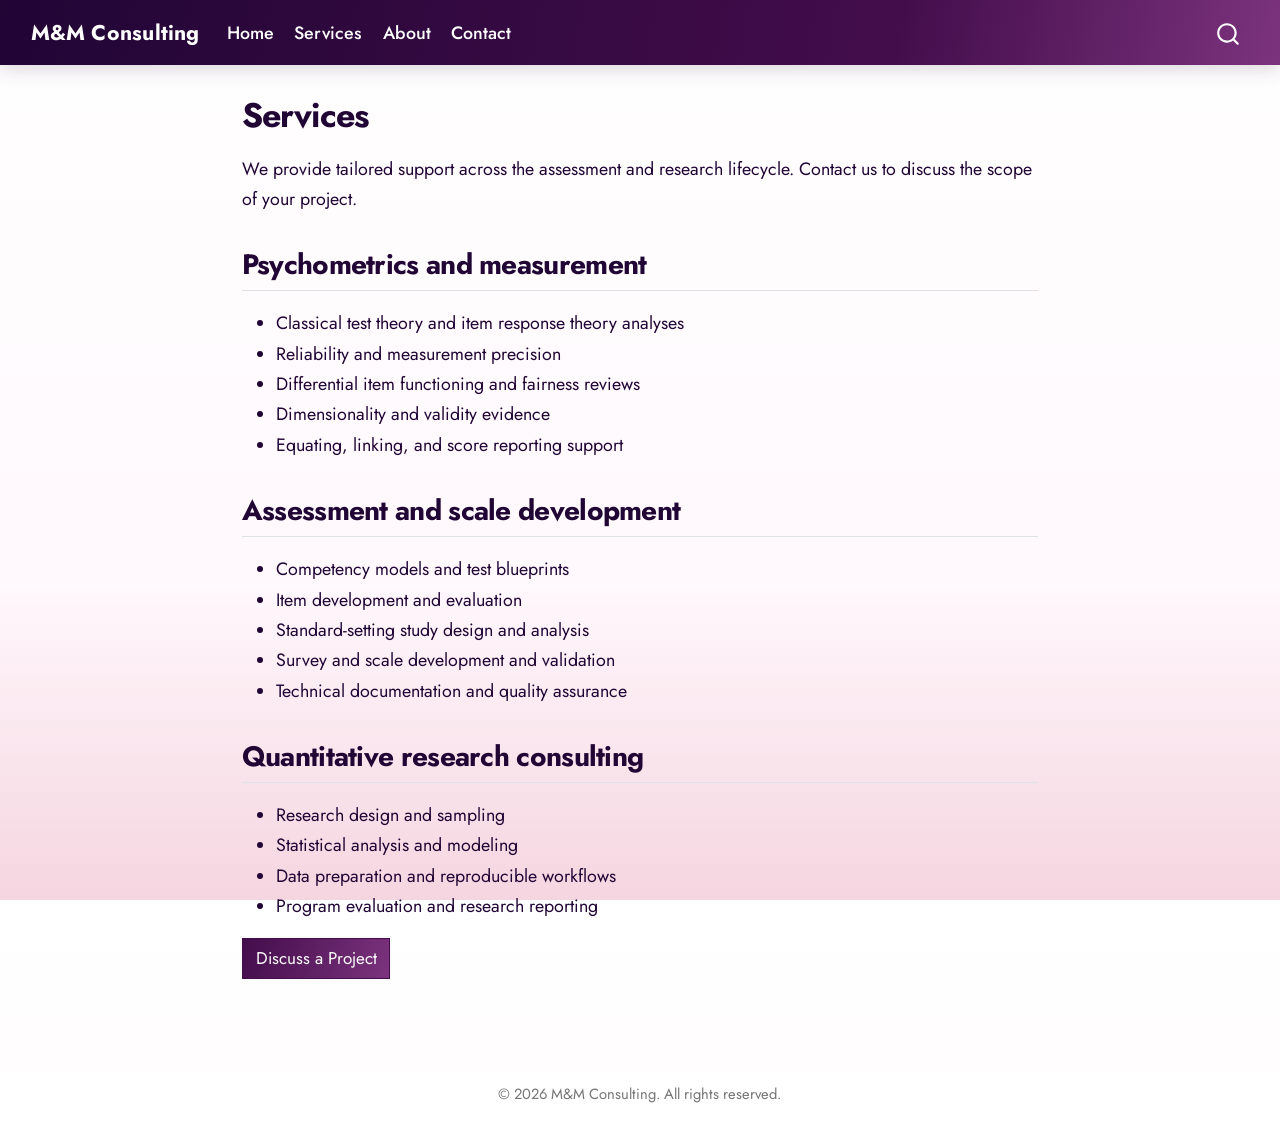
<file: docs/services.html>
<!DOCTYPE html>
<html xmlns="http://www.w3.org/1999/xhtml" lang="en" xml:lang="en"><head>

<meta charset="utf-8">
<meta name="generator" content="quarto-1.8.26">

<meta name="viewport" content="width=device-width, initial-scale=1.0, user-scalable=yes">


<title>Services – M&amp;M Consulting</title>
<style>
code{white-space: pre-wrap;}
span.smallcaps{font-variant: small-caps;}
div.columns{display: flex; gap: min(4vw, 1.5em);}
div.column{flex: auto; overflow-x: auto;}
div.hanging-indent{margin-left: 1.5em; text-indent: -1.5em;}
ul.task-list{list-style: none;}
ul.task-list li input[type="checkbox"] {
  width: 0.8em;
  margin: 0 0.8em 0.2em -1em; /* quarto-specific, see https://github.com/quarto-dev/quarto-cli/issues/4556 */ 
  vertical-align: middle;
}
</style>


<script src="site_libs/quarto-nav/quarto-nav.js"></script>
<script src="site_libs/quarto-nav/headroom.min.js"></script>
<script src="site_libs/clipboard/clipboard.min.js"></script>
<script src="site_libs/quarto-search/autocomplete.umd.js"></script>
<script src="site_libs/quarto-search/fuse.min.js"></script>
<script src="site_libs/quarto-search/quarto-search.js"></script>
<meta name="quarto:offset" content="./">
<script src="site_libs/quarto-html/quarto.js" type="module"></script>
<script src="site_libs/quarto-html/tabsets/tabsets.js" type="module"></script>
<script src="site_libs/quarto-html/axe/axe-check.js" type="module"></script>
<script src="site_libs/quarto-html/popper.min.js"></script>
<script src="site_libs/quarto-html/tippy.umd.min.js"></script>
<script src="site_libs/quarto-html/anchor.min.js"></script>
<link href="site_libs/quarto-html/tippy.css" rel="stylesheet">
<link href="site_libs/quarto-html/quarto-syntax-highlighting-587c61ba64f3a5504c4d52d930310e48.css" rel="stylesheet" id="quarto-text-highlighting-styles">
<script src="site_libs/bootstrap/bootstrap.min.js"></script>
<link href="site_libs/bootstrap/bootstrap-icons.css" rel="stylesheet">
<link href="site_libs/bootstrap/bootstrap-5388aee90762ef2c2771c17ce55a7435.min.css" rel="stylesheet" append-hash="true" id="quarto-bootstrap" data-mode="light">
<script id="quarto-search-options" type="application/json">{
  "location": "navbar",
  "copy-button": false,
  "collapse-after": 3,
  "panel-placement": "end",
  "type": "overlay",
  "limit": 50,
  "keyboard-shortcut": [
    "f",
    "/",
    "s"
  ],
  "show-item-context": false,
  "language": {
    "search-no-results-text": "No results",
    "search-matching-documents-text": "matching documents",
    "search-copy-link-title": "Copy link to search",
    "search-hide-matches-text": "Hide additional matches",
    "search-more-match-text": "more match in this document",
    "search-more-matches-text": "more matches in this document",
    "search-clear-button-title": "Clear",
    "search-text-placeholder": "",
    "search-detached-cancel-button-title": "Cancel",
    "search-submit-button-title": "Submit",
    "search-label": "Search"
  }
}</script>
<style>html{ scroll-behavior: smooth; }</style>


<link rel="stylesheet" href="styles.css">
</head>

<body class="nav-fixed fullcontent quarto-light">

<div id="quarto-search-results"></div>
  <header id="quarto-header" class="headroom fixed-top">
    <nav class="navbar navbar-expand-lg " data-bs-theme="dark">
      <div class="navbar-container container-fluid">
      <div class="navbar-brand-container mx-auto">
    <a class="navbar-brand" href="./index.html">
    <span class="navbar-title">M&amp;M Consulting</span>
    </a>
  </div>
            <div id="quarto-search" class="" title="Search"></div>
          <button class="navbar-toggler" type="button" data-bs-toggle="collapse" data-bs-target="#navbarCollapse" aria-controls="navbarCollapse" role="menu" aria-expanded="false" aria-label="Toggle navigation" onclick="if (window.quartoToggleHeadroom) { window.quartoToggleHeadroom(); }">
  <span class="navbar-toggler-icon"></span>
</button>
          <div class="collapse navbar-collapse" id="navbarCollapse">
            <ul class="navbar-nav navbar-nav-scroll me-auto">
  <li class="nav-item">
    <a class="nav-link" href="./index.html"> 
<span class="menu-text">Home</span></a>
  </li>  
  <li class="nav-item">
    <a class="nav-link active" href="./services.html" aria-current="page"> 
<span class="menu-text">Services</span></a>
  </li>  
  <li class="nav-item">
    <a class="nav-link" href="./about.html"> 
<span class="menu-text">About</span></a>
  </li>  
  <li class="nav-item">
    <a class="nav-link" href="./contact.html"> 
<span class="menu-text">Contact</span></a>
  </li>  
</ul>
          </div> <!-- /navcollapse -->
            <div class="quarto-navbar-tools">
</div>
      </div> <!-- /container-fluid -->
    </nav>
</header>
<!-- content -->
<div id="quarto-content" class="quarto-container page-columns page-rows-contents page-layout-article page-navbar">
<!-- sidebar -->
<!-- margin-sidebar -->
    
<!-- main -->
<main class="content" id="quarto-document-content">

<header id="title-block-header" class="quarto-title-block default">
<div class="quarto-title">
<h1 class="title">Services</h1>
</div>



<div class="quarto-title-meta">

    
  
    
  </div>
  


</header>


<p>We provide tailored support across the assessment and research lifecycle. Contact us to discuss the scope of your project.</p>
<section id="psychometrics-and-measurement" class="level2">
<h2 class="anchored" data-anchor-id="psychometrics-and-measurement">Psychometrics and measurement</h2>
<ul>
<li>Classical test theory and item response theory analyses</li>
<li>Reliability and measurement precision</li>
<li>Differential item functioning and fairness reviews</li>
<li>Dimensionality and validity evidence</li>
<li>Equating, linking, and score reporting support</li>
</ul>
</section>
<section id="assessment-and-scale-development" class="level2">
<h2 class="anchored" data-anchor-id="assessment-and-scale-development">Assessment and scale development</h2>
<ul>
<li>Competency models and test blueprints</li>
<li>Item development and evaluation</li>
<li>Standard-setting study design and analysis</li>
<li>Survey and scale development and validation</li>
<li>Technical documentation and quality assurance</li>
</ul>
</section>
<section id="quantitative-research-consulting" class="level2">
<h2 class="anchored" data-anchor-id="quantitative-research-consulting">Quantitative research consulting</h2>
<ul>
<li>Research design and sampling</li>
<li>Statistical analysis and modeling</li>
<li>Data preparation and reproducible workflows</li>
<li>Program evaluation and research reporting</li>
</ul>
<p><a href="./contact.html" class="btn btn-primary">Discuss a Project</a></p>


</section>

</main> <!-- /main -->
<script id="quarto-html-after-body" type="application/javascript">
  window.document.addEventListener("DOMContentLoaded", function (event) {
    const icon = "";
    const anchorJS = new window.AnchorJS();
    anchorJS.options = {
      placement: 'right',
      icon: icon
    };
    anchorJS.add('.anchored');
    const isCodeAnnotation = (el) => {
      for (const clz of el.classList) {
        if (clz.startsWith('code-annotation-')) {                     
          return true;
        }
      }
      return false;
    }
    const onCopySuccess = function(e) {
      // button target
      const button = e.trigger;
      // don't keep focus
      button.blur();
      // flash "checked"
      button.classList.add('code-copy-button-checked');
      var currentTitle = button.getAttribute("title");
      button.setAttribute("title", "Copied!");
      let tooltip;
      if (window.bootstrap) {
        button.setAttribute("data-bs-toggle", "tooltip");
        button.setAttribute("data-bs-placement", "left");
        button.setAttribute("data-bs-title", "Copied!");
        tooltip = new bootstrap.Tooltip(button, 
          { trigger: "manual", 
            customClass: "code-copy-button-tooltip",
            offset: [0, -8]});
        tooltip.show();    
      }
      setTimeout(function() {
        if (tooltip) {
          tooltip.hide();
          button.removeAttribute("data-bs-title");
          button.removeAttribute("data-bs-toggle");
          button.removeAttribute("data-bs-placement");
        }
        button.setAttribute("title", currentTitle);
        button.classList.remove('code-copy-button-checked');
      }, 1000);
      // clear code selection
      e.clearSelection();
    }
    const getTextToCopy = function(trigger) {
      const outerScaffold = trigger.parentElement.cloneNode(true);
      const codeEl = outerScaffold.querySelector('code');
      for (const childEl of codeEl.children) {
        if (isCodeAnnotation(childEl)) {
          childEl.remove();
        }
      }
      return codeEl.innerText;
    }
    const clipboard = new window.ClipboardJS('.code-copy-button:not([data-in-quarto-modal])', {
      text: getTextToCopy
    });
    clipboard.on('success', onCopySuccess);
    if (window.document.getElementById('quarto-embedded-source-code-modal')) {
      const clipboardModal = new window.ClipboardJS('.code-copy-button[data-in-quarto-modal]', {
        text: getTextToCopy,
        container: window.document.getElementById('quarto-embedded-source-code-modal')
      });
      clipboardModal.on('success', onCopySuccess);
    }
      var localhostRegex = new RegExp(/^(?:http|https):\/\/localhost\:?[0-9]*\//);
      var mailtoRegex = new RegExp(/^mailto:/);
        var filterRegex = new RegExp('/' + window.location.host + '/');
      var isInternal = (href) => {
          return filterRegex.test(href) || localhostRegex.test(href) || mailtoRegex.test(href);
      }
      // Inspect non-navigation links and adorn them if external
     var links = window.document.querySelectorAll('a[href]:not(.nav-link):not(.navbar-brand):not(.toc-action):not(.sidebar-link):not(.sidebar-item-toggle):not(.pagination-link):not(.no-external):not([aria-hidden]):not(.dropdown-item):not(.quarto-navigation-tool):not(.about-link)');
      for (var i=0; i<links.length; i++) {
        const link = links[i];
        if (!isInternal(link.href)) {
          // undo the damage that might have been done by quarto-nav.js in the case of
          // links that we want to consider external
          if (link.dataset.originalHref !== undefined) {
            link.href = link.dataset.originalHref;
          }
        }
      }
    function tippyHover(el, contentFn, onTriggerFn, onUntriggerFn) {
      const config = {
        allowHTML: true,
        maxWidth: 500,
        delay: 100,
        arrow: false,
        appendTo: function(el) {
            return el.parentElement;
        },
        interactive: true,
        interactiveBorder: 10,
        theme: 'quarto',
        placement: 'bottom-start',
      };
      if (contentFn) {
        config.content = contentFn;
      }
      if (onTriggerFn) {
        config.onTrigger = onTriggerFn;
      }
      if (onUntriggerFn) {
        config.onUntrigger = onUntriggerFn;
      }
      window.tippy(el, config); 
    }
    const noterefs = window.document.querySelectorAll('a[role="doc-noteref"]');
    for (var i=0; i<noterefs.length; i++) {
      const ref = noterefs[i];
      tippyHover(ref, function() {
        // use id or data attribute instead here
        let href = ref.getAttribute('data-footnote-href') || ref.getAttribute('href');
        try { href = new URL(href).hash; } catch {}
        const id = href.replace(/^#\/?/, "");
        const note = window.document.getElementById(id);
        if (note) {
          return note.innerHTML;
        } else {
          return "";
        }
      });
    }
    const xrefs = window.document.querySelectorAll('a.quarto-xref');
    const processXRef = (id, note) => {
      // Strip column container classes
      const stripColumnClz = (el) => {
        el.classList.remove("page-full", "page-columns");
        if (el.children) {
          for (const child of el.children) {
            stripColumnClz(child);
          }
        }
      }
      stripColumnClz(note)
      if (id === null || id.startsWith('sec-')) {
        // Special case sections, only their first couple elements
        const container = document.createElement("div");
        if (note.children && note.children.length > 2) {
          container.appendChild(note.children[0].cloneNode(true));
          for (let i = 1; i < note.children.length; i++) {
            const child = note.children[i];
            if (child.tagName === "P" && child.innerText === "") {
              continue;
            } else {
              container.appendChild(child.cloneNode(true));
              break;
            }
          }
          if (window.Quarto?.typesetMath) {
            window.Quarto.typesetMath(container);
          }
          return container.innerHTML
        } else {
          if (window.Quarto?.typesetMath) {
            window.Quarto.typesetMath(note);
          }
          return note.innerHTML;
        }
      } else {
        // Remove any anchor links if they are present
        const anchorLink = note.querySelector('a.anchorjs-link');
        if (anchorLink) {
          anchorLink.remove();
        }
        if (window.Quarto?.typesetMath) {
          window.Quarto.typesetMath(note);
        }
        if (note.classList.contains("callout")) {
          return note.outerHTML;
        } else {
          return note.innerHTML;
        }
      }
    }
    for (var i=0; i<xrefs.length; i++) {
      const xref = xrefs[i];
      tippyHover(xref, undefined, function(instance) {
        instance.disable();
        let url = xref.getAttribute('href');
        let hash = undefined; 
        if (url.startsWith('#')) {
          hash = url;
        } else {
          try { hash = new URL(url).hash; } catch {}
        }
        if (hash) {
          const id = hash.replace(/^#\/?/, "");
          const note = window.document.getElementById(id);
          if (note !== null) {
            try {
              const html = processXRef(id, note.cloneNode(true));
              instance.setContent(html);
            } finally {
              instance.enable();
              instance.show();
            }
          } else {
            // See if we can fetch this
            fetch(url.split('#')[0])
            .then(res => res.text())
            .then(html => {
              const parser = new DOMParser();
              const htmlDoc = parser.parseFromString(html, "text/html");
              const note = htmlDoc.getElementById(id);
              if (note !== null) {
                const html = processXRef(id, note);
                instance.setContent(html);
              } 
            }).finally(() => {
              instance.enable();
              instance.show();
            });
          }
        } else {
          // See if we can fetch a full url (with no hash to target)
          // This is a special case and we should probably do some content thinning / targeting
          fetch(url)
          .then(res => res.text())
          .then(html => {
            const parser = new DOMParser();
            const htmlDoc = parser.parseFromString(html, "text/html");
            const note = htmlDoc.querySelector('main.content');
            if (note !== null) {
              // This should only happen for chapter cross references
              // (since there is no id in the URL)
              // remove the first header
              if (note.children.length > 0 && note.children[0].tagName === "HEADER") {
                note.children[0].remove();
              }
              const html = processXRef(null, note);
              instance.setContent(html);
            } 
          }).finally(() => {
            instance.enable();
            instance.show();
          });
        }
      }, function(instance) {
      });
    }
        let selectedAnnoteEl;
        const selectorForAnnotation = ( cell, annotation) => {
          let cellAttr = 'data-code-cell="' + cell + '"';
          let lineAttr = 'data-code-annotation="' +  annotation + '"';
          const selector = 'span[' + cellAttr + '][' + lineAttr + ']';
          return selector;
        }
        const selectCodeLines = (annoteEl) => {
          const doc = window.document;
          const targetCell = annoteEl.getAttribute("data-target-cell");
          const targetAnnotation = annoteEl.getAttribute("data-target-annotation");
          const annoteSpan = window.document.querySelector(selectorForAnnotation(targetCell, targetAnnotation));
          const lines = annoteSpan.getAttribute("data-code-lines").split(",");
          const lineIds = lines.map((line) => {
            return targetCell + "-" + line;
          })
          let top = null;
          let height = null;
          let parent = null;
          if (lineIds.length > 0) {
              //compute the position of the single el (top and bottom and make a div)
              const el = window.document.getElementById(lineIds[0]);
              top = el.offsetTop;
              height = el.offsetHeight;
              parent = el.parentElement.parentElement;
            if (lineIds.length > 1) {
              const lastEl = window.document.getElementById(lineIds[lineIds.length - 1]);
              const bottom = lastEl.offsetTop + lastEl.offsetHeight;
              height = bottom - top;
            }
            if (top !== null && height !== null && parent !== null) {
              // cook up a div (if necessary) and position it 
              let div = window.document.getElementById("code-annotation-line-highlight");
              if (div === null) {
                div = window.document.createElement("div");
                div.setAttribute("id", "code-annotation-line-highlight");
                div.style.position = 'absolute';
                parent.appendChild(div);
              }
              div.style.top = top - 2 + "px";
              div.style.height = height + 4 + "px";
              div.style.left = 0;
              let gutterDiv = window.document.getElementById("code-annotation-line-highlight-gutter");
              if (gutterDiv === null) {
                gutterDiv = window.document.createElement("div");
                gutterDiv.setAttribute("id", "code-annotation-line-highlight-gutter");
                gutterDiv.style.position = 'absolute';
                const codeCell = window.document.getElementById(targetCell);
                const gutter = codeCell.querySelector('.code-annotation-gutter');
                gutter.appendChild(gutterDiv);
              }
              gutterDiv.style.top = top - 2 + "px";
              gutterDiv.style.height = height + 4 + "px";
            }
            selectedAnnoteEl = annoteEl;
          }
        };
        const unselectCodeLines = () => {
          const elementsIds = ["code-annotation-line-highlight", "code-annotation-line-highlight-gutter"];
          elementsIds.forEach((elId) => {
            const div = window.document.getElementById(elId);
            if (div) {
              div.remove();
            }
          });
          selectedAnnoteEl = undefined;
        };
          // Handle positioning of the toggle
      window.addEventListener(
        "resize",
        throttle(() => {
          elRect = undefined;
          if (selectedAnnoteEl) {
            selectCodeLines(selectedAnnoteEl);
          }
        }, 10)
      );
      function throttle(fn, ms) {
      let throttle = false;
      let timer;
        return (...args) => {
          if(!throttle) { // first call gets through
              fn.apply(this, args);
              throttle = true;
          } else { // all the others get throttled
              if(timer) clearTimeout(timer); // cancel #2
              timer = setTimeout(() => {
                fn.apply(this, args);
                timer = throttle = false;
              }, ms);
          }
        };
      }
        // Attach click handler to the DT
        const annoteDls = window.document.querySelectorAll('dt[data-target-cell]');
        for (const annoteDlNode of annoteDls) {
          annoteDlNode.addEventListener('click', (event) => {
            const clickedEl = event.target;
            if (clickedEl !== selectedAnnoteEl) {
              unselectCodeLines();
              const activeEl = window.document.querySelector('dt[data-target-cell].code-annotation-active');
              if (activeEl) {
                activeEl.classList.remove('code-annotation-active');
              }
              selectCodeLines(clickedEl);
              clickedEl.classList.add('code-annotation-active');
            } else {
              // Unselect the line
              unselectCodeLines();
              clickedEl.classList.remove('code-annotation-active');
            }
          });
        }
    const findCites = (el) => {
      const parentEl = el.parentElement;
      if (parentEl) {
        const cites = parentEl.dataset.cites;
        if (cites) {
          return {
            el,
            cites: cites.split(' ')
          };
        } else {
          return findCites(el.parentElement)
        }
      } else {
        return undefined;
      }
    };
    var bibliorefs = window.document.querySelectorAll('a[role="doc-biblioref"]');
    for (var i=0; i<bibliorefs.length; i++) {
      const ref = bibliorefs[i];
      const citeInfo = findCites(ref);
      if (citeInfo) {
        tippyHover(citeInfo.el, function() {
          var popup = window.document.createElement('div');
          citeInfo.cites.forEach(function(cite) {
            var citeDiv = window.document.createElement('div');
            citeDiv.classList.add('hanging-indent');
            citeDiv.classList.add('csl-entry');
            var biblioDiv = window.document.getElementById('ref-' + cite);
            if (biblioDiv) {
              citeDiv.innerHTML = biblioDiv.innerHTML;
            }
            popup.appendChild(citeDiv);
          });
          return popup.innerHTML;
        });
      }
    }
  });
  </script>
</div> <!-- /content -->
<footer class="footer">
  <div class="nav-footer">
    <div class="nav-footer-left">
      &nbsp;
    </div>   
    <div class="nav-footer-center">
<p>© 2026 M&amp;M Consulting. All rights reserved.</p>
</div>
    <div class="nav-footer-right">
      &nbsp;
    </div>
  </div>
</footer>




<script src="site_libs/quarto-html/zenscroll-min.js"></script>
</body></html>
</file>
<file: docs/site_libs/quarto-html/tippy.css>
.tippy-box[data-animation=fade][data-state=hidden]{opacity:0}[data-tippy-root]{max-width:calc(100vw - 10px)}.tippy-box{position:relative;background-color:#333;color:#fff;border-radius:4px;font-size:14px;line-height:1.4;white-space:normal;outline:0;transition-property:transform,visibility,opacity}.tippy-box[data-placement^=top]>.tippy-arrow{bottom:0}.tippy-box[data-placement^=top]>.tippy-arrow:before{bottom:-7px;left:0;border-width:8px 8px 0;border-top-color:initial;transform-origin:center top}.tippy-box[data-placement^=bottom]>.tippy-arrow{top:0}.tippy-box[data-placement^=bottom]>.tippy-arrow:before{top:-7px;left:0;border-width:0 8px 8px;border-bottom-color:initial;transform-origin:center bottom}.tippy-box[data-placement^=left]>.tippy-arrow{right:0}.tippy-box[data-placement^=left]>.tippy-arrow:before{border-width:8px 0 8px 8px;border-left-color:initial;right:-7px;transform-origin:center left}.tippy-box[data-placement^=right]>.tippy-arrow{left:0}.tippy-box[data-placement^=right]>.tippy-arrow:before{left:-7px;border-width:8px 8px 8px 0;border-right-color:initial;transform-origin:center right}.tippy-box[data-inertia][data-state=visible]{transition-timing-function:cubic-bezier(.54,1.5,.38,1.11)}.tippy-arrow{width:16px;height:16px;color:#333}.tippy-arrow:before{content:"";position:absolute;border-color:transparent;border-style:solid}.tippy-content{position:relative;padding:5px 9px;z-index:1}
</file>
<file: docs/site_libs/quarto-html/quarto-syntax-highlighting-587c61ba64f3a5504c4d52d930310e48.css>
/* quarto syntax highlight colors */
:root {
  --quarto-hl-ot-color: #003B4F;
  --quarto-hl-at-color: #657422;
  --quarto-hl-ss-color: #20794D;
  --quarto-hl-an-color: #5E5E5E;
  --quarto-hl-fu-color: #4758AB;
  --quarto-hl-st-color: #20794D;
  --quarto-hl-cf-color: #003B4F;
  --quarto-hl-op-color: #5E5E5E;
  --quarto-hl-er-color: #AD0000;
  --quarto-hl-bn-color: #AD0000;
  --quarto-hl-al-color: #AD0000;
  --quarto-hl-va-color: #111111;
  --quarto-hl-bu-color: inherit;
  --quarto-hl-ex-color: inherit;
  --quarto-hl-pp-color: #AD0000;
  --quarto-hl-in-color: #5E5E5E;
  --quarto-hl-vs-color: #20794D;
  --quarto-hl-wa-color: #5E5E5E;
  --quarto-hl-do-color: #5E5E5E;
  --quarto-hl-im-color: #00769E;
  --quarto-hl-ch-color: #20794D;
  --quarto-hl-dt-color: #AD0000;
  --quarto-hl-fl-color: #AD0000;
  --quarto-hl-co-color: #5E5E5E;
  --quarto-hl-cv-color: #5E5E5E;
  --quarto-hl-cn-color: #8f5902;
  --quarto-hl-sc-color: #5E5E5E;
  --quarto-hl-dv-color: #AD0000;
  --quarto-hl-kw-color: #003B4F;
}

/* other quarto variables */
:root {
  --quarto-font-monospace: SFMono-Regular, Menlo, Monaco, Consolas, "Liberation Mono", "Courier New", monospace;
}

/* syntax highlight based on Pandoc's rules */
pre > code.sourceCode > span {
  color: #003B4F;
}

code.sourceCode > span {
  color: #003B4F;
}

div.sourceCode,
div.sourceCode pre.sourceCode {
  color: #003B4F;
}

/* Normal */
code span {
  color: #003B4F;
}

/* Alert */
code span.al {
  color: #AD0000;
  font-style: inherit;
}

/* Annotation */
code span.an {
  color: #5E5E5E;
  font-style: inherit;
}

/* Attribute */
code span.at {
  color: #657422;
  font-style: inherit;
}

/* BaseN */
code span.bn {
  color: #AD0000;
  font-style: inherit;
}

/* BuiltIn */
code span.bu {
  font-style: inherit;
}

/* ControlFlow */
code span.cf {
  color: #003B4F;
  font-weight: bold;
  font-style: inherit;
}

/* Char */
code span.ch {
  color: #20794D;
  font-style: inherit;
}

/* Constant */
code span.cn {
  color: #8f5902;
  font-style: inherit;
}

/* Comment */
code span.co {
  color: #5E5E5E;
  font-style: inherit;
}

/* CommentVar */
code span.cv {
  color: #5E5E5E;
  font-style: italic;
}

/* Documentation */
code span.do {
  color: #5E5E5E;
  font-style: italic;
}

/* DataType */
code span.dt {
  color: #AD0000;
  font-style: inherit;
}

/* DecVal */
code span.dv {
  color: #AD0000;
  font-style: inherit;
}

/* Error */
code span.er {
  color: #AD0000;
  font-style: inherit;
}

/* Extension */
code span.ex {
  font-style: inherit;
}

/* Float */
code span.fl {
  color: #AD0000;
  font-style: inherit;
}

/* Function */
code span.fu {
  color: #4758AB;
  font-style: inherit;
}

/* Import */
code span.im {
  color: #00769E;
  font-style: inherit;
}

/* Information */
code span.in {
  color: #5E5E5E;
  font-style: inherit;
}

/* Keyword */
code span.kw {
  color: #003B4F;
  font-weight: bold;
  font-style: inherit;
}

/* Operator */
code span.op {
  color: #5E5E5E;
  font-style: inherit;
}

/* Other */
code span.ot {
  color: #003B4F;
  font-style: inherit;
}

/* Preprocessor */
code span.pp {
  color: #AD0000;
  font-style: inherit;
}

/* SpecialChar */
code span.sc {
  color: #5E5E5E;
  font-style: inherit;
}

/* SpecialString */
code span.ss {
  color: #20794D;
  font-style: inherit;
}

/* String */
code span.st {
  color: #20794D;
  font-style: inherit;
}

/* Variable */
code span.va {
  color: #111111;
  font-style: inherit;
}

/* VerbatimString */
code span.vs {
  color: #20794D;
  font-style: inherit;
}

/* Warning */
code span.wa {
  color: #5E5E5E;
  font-style: italic;
}

.prevent-inlining {
  content: "</";
}

/*# sourceMappingURL=2dce1cc6c82594539e1579de68416b47.css.map */
</file>
<file: docs/styles.css>
/* M&M Consulting | Purple Haze gradient theme */
@import url('https://fonts.googleapis.com/css2?family=Jost:wght@300;400;500;600;700;800&display=swap');
:root { --plum-dark:#210535; --plum:#430d4b; --orchid:#7b337d; --lavender:#c874b2; --lilac:#f5d5e0; }
body { color:#210535; background:linear-gradient(180deg,#fff 0%,#fff8fc 65%,#f5d5e0 100%); font-family:'Segoe UI',Arial,sans-serif; }
.navbar { background:linear-gradient(100deg,#210535 0%,#430d4b 70%,#7b337d 100%) !important; box-shadow:0 4px 18px rgba(53,27,62,.18); }
.navbar-brand { font-weight:750; letter-spacing:.015em; }
.navbar .nav-link,.navbar .navbar-brand { color:#fff !important; }
.navbar .nav-link:hover { color:#f5d5e0 !important; }
h1,h2,h3 { color:var(--plum-dark); font-weight:750; }
a { color:#7b337d; } a:hover { color:#430d4b; }
.hero { background:radial-gradient(ellipse at 90% 0%,rgba(217,185,227,.36),transparent 42%),linear-gradient(120deg,#210535 0%,#430d4b 38%,#7b337d 72%,#c874b2 100%); color:white; padding:6rem max(7%,calc((100% - 1160px)/2)); margin:0; }
.hero h1 { color:#fff; max-width:850px; font-size:clamp(2.4rem,5.4vw,4.4rem); line-height:1.12; margin:1rem 0 1.25rem; }
.hero p { color:#f5d5e0; max-width:680px; font-size:1.2rem; margin-bottom:2rem; }
.hero .eyebrow { color:#f5d5e0; font-size:.8rem; letter-spacing:.12em; font-weight:700; }
.hero .btn { margin:0 .5rem .5rem 0; }
.hero .btn-light { background:#fff; color:#430d4b; border-color:#fff; font-weight:600; }
.hero .btn-light:hover { background:#f5d5e0; }
.hero .btn-outline-light:hover { color:#210535; }
.content-wrap { max-width:1160px; padding:3.5rem 1.5rem; margin:auto; }
.content-wrap h2 { margin:1.4rem 0 1.6rem; }
.service-card { background:linear-gradient(145deg,#fff 0%,#fff8fc 100%); border:1px solid #f5d5e0; border-radius:16px; padding:1.6rem; height:100%; box-shadow:0 8px 22px rgba(70,35,82,.06); transition:transform .2s ease,box-shadow .2s ease; }
.service-card:hover { transform:translateY(-3px); box-shadow:0 12px 28px rgba(70,35,82,.12); }
.service-card h3 { color:#430d4b; font-size:1.2rem; }
.btn-primary { background:linear-gradient(110deg,#430d4b,#7b337d); border-color:#430d4b; color:#fff; }
.btn-primary:hover { background:linear-gradient(110deg,#210535,#7b337d); border-color:#210535; }
#quarto-content.page-layout-full { overflow-x:hidden; }
footer.footer { background:#f5d5e0; color:#430d4b; }
@media(max-width:600px){.hero {padding:4rem 1.5rem;} .content-wrap{padding:2.5rem 1.25rem;}}
/* Jost font throughout website */
body,
.navbar,
.navbar-brand,
.nav-link,
.btn,
.card,
p,
li {
  font-family: 'Jost', sans-serif;
}

/* Headings */
h1, h2, h3, h4, h5, h6,
.title,
.quarto-title {
  font-family: 'Jost', sans-serif;
  font-weight: 700;
  letter-spacing: -0.025em;
}

/* Navigation */
.navbar-brand {
  font-weight: 700;
  letter-spacing: 0.01em;
}

.nav-link {
  font-weight: 500;
}

/* Body text */
body {
  font-size: 1.05rem;
  font-weight: 400;
  line-height: 1.7;
}
</file>
